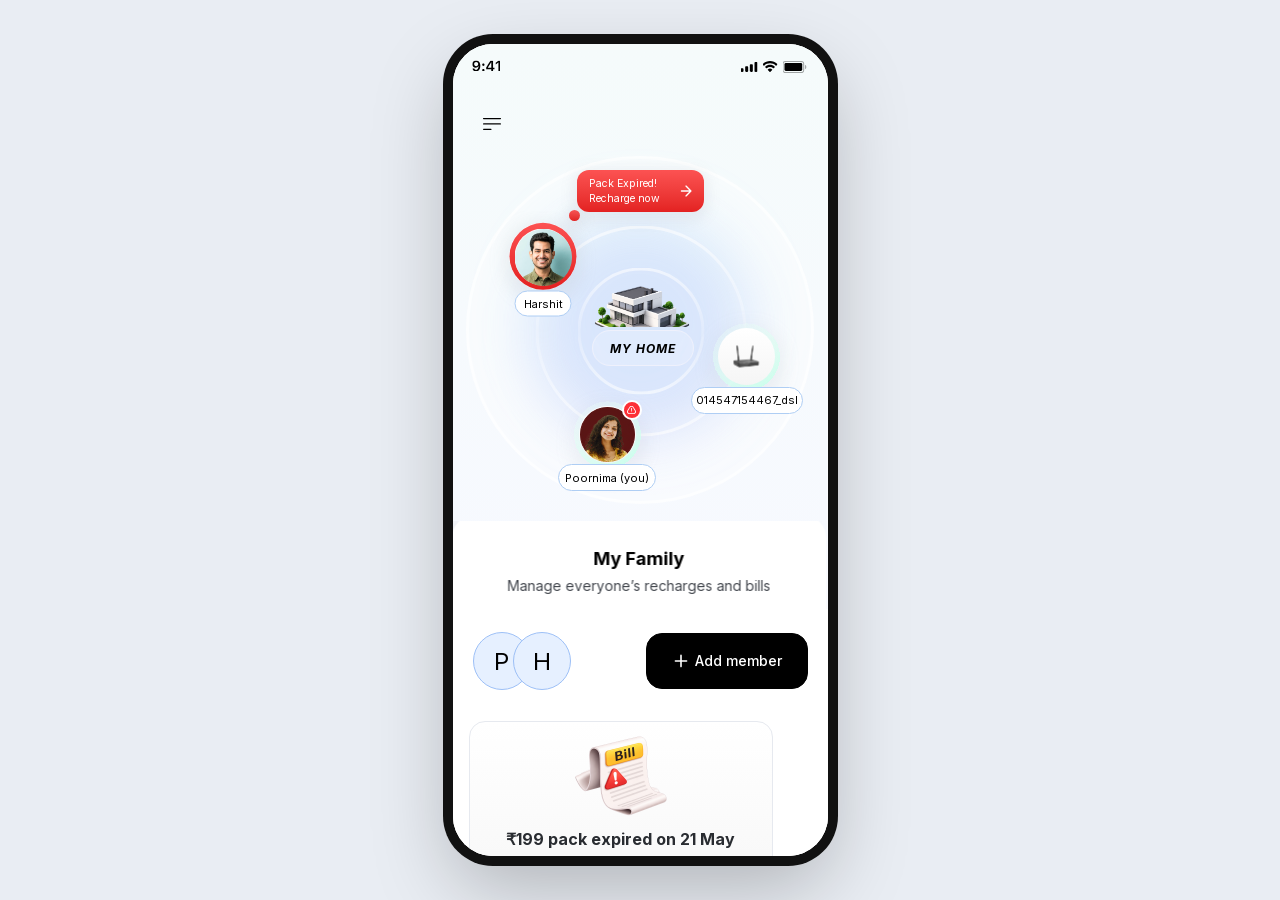
<file: index.html>
<!doctype html>
<html lang="en">
<head>
<meta charset="utf-8">
<meta name="viewport" content="width=device-width, initial-scale=1, viewport-fit=cover">
<title>My Family</title>
<link rel="stylesheet" href="fonts.css">
<link rel="stylesheet" href="screen.css">
<link rel="stylesheet" href="styles.css">
<link rel="stylesheet" href="flow.css?v=5">
</head>
<body>
<div class="stage" id="stage">
  <div class="device" id="device">
    <!-- generated from Figma by figma/build.py -->
    <section class="screen active" id="family" aria-label="Manage Family">
      <div class="scroll">
        <div class="fh" style="height:2259px">
              <div class="bg-white relative w-[375px] h-[812px]">
                <div class="-translate-x-1/2 absolute bg-gradient-to-t from-[#f7f9ff] h-[565px] left-[calc(50%-0.25px)] overflow-clip to-[#f5fbfb] top-[0.08px] w-[375px]">
                  <div class="-translate-x-1/2 absolute h-[72px] left-1/2 top-[44px] w-[375px]">
                    <div class="absolute inset-[0_0.05%_0_-0.05%]">
                      <div class="absolute content-stretch flex flex-col items-start left-0 top-0">
                        <div class="content-stretch flex gap-[16px] items-center justify-center px-[20px] py-[16px] relative shrink-0 w-[375px]">
                          <div class="relative shrink-0 size-[40px]">
                            <img alt="" class="absolute block inset-0 max-w-none size-full" src="assets/imgIcon.svg">
                            <div class="absolute inset-1/4 overflow-clip">
                              <div class="absolute inset-[8.33%]">
                                <div class="-translate-x-1/2 -translate-y-1/2 absolute h-[10.222px] left-1/2 top-1/2 w-[16px]">
                                  <div class="absolute inset-[-5.87%_-3.75%]">
                                    <img alt="" class="block max-w-none size-full" src="assets/imgVector.svg">
                                  </div>
                                </div>
                              </div>
                            </div>
                          </div>
                          <div class="content-stretch flex flex-col h-[40px] items-start relative shrink-0 w-[223px]"></div>
                          <div class="content-stretch flex items-center relative shrink-0 size-[40px]"></div>
                        </div>
                      </div>
                    </div>
                  </div>
                  <div class="absolute h-[44px] left-0 top-0 w-[375px]">
                    <div class="absolute h-[44px] left-0 top-0 w-[375px]"></div>
                    <div class="absolute inset-[39.39%_5.42%_34.85%_88.09%]">
                      <img alt="" class="absolute block inset-0 max-w-none size-full" src="assets/imgBattery.svg">
                    </div>
                    <div class="absolute inset-[39.39%_13.24%_35.61%_82.67%]">
                      <img alt="" class="absolute block inset-0 max-w-none size-full" src="assets/imgWifi.svg">
                    </div>
                    <div class="absolute inset-[40.15%_18.67%_35.61%_76.8%]">
                      <img alt="" class="absolute block inset-0 max-w-none size-full" src="assets/imgCellularConnection.svg">
                    </div>
                    <div class="absolute inset-[27.27%_81.33%_27.27%_5.33%]">
                      <div class="-translate-x-1/2 -translate-y-1/2 absolute h-[11.089px] left-[calc(50%-10.79px)] top-[calc(50%-0.46px)] w-[28.426px]">
                        <img alt="" class="absolute block inset-0 max-w-none size-full" src="assets/img941.svg">
                      </div>
                    </div>
                  </div>
                </div>
                <div class="-translate-x-1/2 absolute h-[207px] left-[calc(50%-1.25px)] top-[189.08px] w-[203px]">
                  <img alt="" class="absolute block inset-0 max-w-none size-full glow" src="assets/imgEllipse19119.svg">
                </div>
                <div class="-translate-x-1/2 absolute left-[calc(50%-1.25px)] size-[224px] top-[164.08px]">
                  <img alt="" class="absolute block inset-0 max-w-none size-full glow" src="assets/imgEllipse19118.svg">
                </div>
                <div class="-translate-x-1/2 absolute contents left-1/2 top-[112.08px]">
                  <div class="-translate-x-1/2 absolute bg-[rgba(255,255,255,0.3)] border-3 border-[rgba(255,255,255,0.6)] border-solid left-1/2 overflow-clip rounded-[360.92px] size-[348px] top-[112.08px]">
                    <div class="-translate-x-1/2 -translate-y-1/2 absolute left-[calc(50%+0.5px)] size-[211px] top-[calc(50%+0.5px)]">
                      <img alt="" class="absolute block inset-0 max-w-none size-full" src="assets/imgEllipse19122.svg">
                    </div>
                    <div class="-translate-x-1/2 -translate-y-1/2 absolute left-[calc(50%+0.5px)] size-[127px] top-[calc(50%+0.5px)]">
                      <img alt="" class="absolute block inset-0 max-w-none size-full" src="assets/imgEllipse19123.svg">
                    </div>
                    <div class="absolute contents left-[120px] top-[168px]">
                      <div class="absolute bg-[rgba(255,255,255,0.2)] border border-[#eff1fc] border-solid h-[36px] left-[123px] rounded-[360.92px] top-[171px] w-[102px]"></div>
                      <div class="absolute contents left-[141px] top-[182px]">
                        <p class="-translate-x-1/2 [word-break:break-word] absolute font-[Inter] font-bold italic font-bold italic leading-[normal] left-[174px] text-[12px] text-black text-center top-[182px] tracking-[1px] whitespace-nowrap">
                          MY HOME
                        </p>
                      </div>
                    </div>
                    <div class="absolute h-[50px] left-[123.75px] top-[118px] w-[98px]">
                      <div class="absolute inset-0 overflow-hidden pointer-events-none">
                        <img alt="" class="absolute h-[160%] left-[-0.02%] max-w-none top-0 w-[100.56%]" src="assets/imgChatGptImageMay112026021814Pm1.png">
                      </div>
                    </div>
                  </div>
                  <div class="-translate-x-1/2 -translate-y-1/2 absolute contents left-[calc(50%-32.75px)] top-[calc(50%-4.42px)]">
                    <div class="absolute contents left-[121.25px] top-[357.08px]">
                      <div class="absolute contents left-[121.25px] top-[357.08px]">
                        <div class="absolute left-[121.25px] size-[67px] top-[357.08px]">
                          <div class="absolute inset-[-24.4%_-31.37%_-38.34%_-31.37%]">
                            <img alt="" class="block max-w-none size-full" src="assets/imgEllipse19121.svg">
                          </div>
                        </div>
                        <div class="absolute contents left-[126.25px] top-[362.08px]">
                          <div class="absolute contents left-[126.25px] top-[362.08px]">
                            <div class="absolute left-[126.25px] size-[57px] top-[362.08px]">
                              <img alt="" class="absolute block inset-0 max-w-none size-full" src="assets/imgEllipse19107.svg">
                            </div>
                            <div class="absolute contents left-[127.46px] top-[363.29px]">
                              <div class="absolute h-[57.732px] left-[117.32px] mask-alpha mask-intersect mask-no-clip mask-no-repeat mask-position-[10.136px_1.576px] mask-size-[54.579px_54.579px] top-[361.71px] w-[70.016px]" style="-webkit-mask-image:url(assets/imgScreenshot20260603At110626Am1.svg);mask-image:url(assets/imgScreenshot20260603At110626Am1.svg)">
                                <img alt="" class="absolute inset-0 max-w-none object-cover pointer-events-none size-full" src="assets/imgScreenshot20260603At110626Am2.png">
                              </div>
                            </div>
                          </div>
                        </div>
                      </div>
                    </div>
                    <div class="absolute bg-white border border-[#afcef4] border-solid h-[27px] left-[105.55px] rounded-[16px] top-[420.08px] w-[98.407px]"></div>
                    <div class="-translate-x-1/2 -translate-y-1/2 [word-break:break-word] absolute flex flex-col font-[Inter] font-normal font-normal justify-center leading-[0] left-[154.75px] not-italic text-[11px] text-black text-center top-[434.08px] whitespace-nowrap" style="font-feature-settings:'liga' 0">
                      <p class="leading-[16px]">Poornima (you)</p>
                    </div>
                    <div class="-translate-x-1/2 -translate-y-1/2 absolute content-stretch flex items-center left-[calc(50%-8.25px)] top-[calc(50%-39.92px)]">
                      <div class="bg-[#fd2f36] border-[length:2px] border-[white] border-solid overflow-clip relative rounded-[100px] shrink-0 size-[20px]">
                        <div class="-translate-x-1/2 -translate-y-1/2 absolute content-stretch flex items-center justify-center left-1/2 rounded-[100px] top-1/2">
                          <div class="relative shrink-0 size-[12px]">
                            <div class="absolute inset-[12.5%]">
                              <div class="absolute inset-[4.45%_-0.01%]">
                                <img alt="" class="absolute block inset-0 max-w-none size-full" src="assets/imgIcn.svg">
                              </div>
                            </div>
                          </div>
                        </div>
                      </div>
                    </div>
                  </div>
                  <div class="-translate-x-1/2 -translate-y-1/2 absolute contents left-[calc(50%+106.75px)] top-[calc(50%-81.42px)]">
                    <div class="absolute contents left-[260.25px] top-[279.08px]">
                      <div class="absolute contents left-[260.25px] top-[279.08px]">
                        <div class="absolute left-[260.25px] size-[67px] top-[279.08px]">
                          <div class="absolute inset-[-24.4%_-31.37%_-38.34%_-31.37%]">
                            <img alt="" class="block max-w-none size-full" src="assets/imgEllipse19121.svg">
                          </div>
                        </div>
                        <div class="-translate-x-1/2 -translate-y-1/2 absolute contents left-[calc(50%+106.25px)] top-[calc(50%-93.42px)]">
                          <div class="absolute left-[265.25px] size-[57px] top-[284.08px]">
                            <img alt="" class="absolute block inset-0 max-w-none size-full" src="assets/imgGroup1597881185.svg">
                          </div>
                          <div class="-translate-x-1/2 -translate-y-1/2 absolute left-[calc(50%+106.25px)] mix-blend-luminosity size-[33px] top-[calc(50%-93.42px)]">
                            <img alt="" class="absolute inset-0 max-w-none object-cover opacity-80 pointer-events-none size-full" src="assets/imgImage1914.png">
                          </div>
                        </div>
                      </div>
                    </div>
                    <div class="absolute bg-white border border-[#afcef4] border-solid h-[27px] left-[238.25px] rounded-[16px] top-[343.08px] w-[112px]"></div>
                    <div class="-translate-x-1/2 -translate-y-1/2 [word-break:break-word] absolute flex flex-col font-[Inter] font-normal font-normal justify-center leading-[0] left-[294.75px] not-italic text-[11px] text-black text-center top-[356.08px] whitespace-nowrap" style="font-feature-settings:'liga' 0">
                      <p class="leading-[16px]">014547154467_dsl</p>
                    </div>
                  </div>
                  <div class="absolute contents left-[30.25px] top-[126.08px]">
                    <a class="absolute contents cursor-pointer left-[116.25px] top-[126.08px]">
                      <div class="absolute bg-gradient-to-b from-[#fc5252] left-[116.25px] rounded-[16px] shadow-[0px_4px_13px_5px_rgba(133,140,143,0.1)] size-[11px] to-[#e32121] top-[166.08px]"></div>
                      <div class="absolute contents left-[124.25px] top-[126.08px]">
                        <div class="absolute contents left-[124.25px] top-[126.08px]">
                          <div class="absolute bg-gradient-to-b from-[#fc5252] h-[42px] left-[124.25px] rounded-[12px] shadow-[0px_4px_13px_5px_rgba(133,140,143,0.1)] to-[#e32121] top-[126.08px] w-[127.25px]"></div>
                          <div class="absolute left-[225.25px] overflow-clip size-[17px] top-[138.58px]">
                            <div class="absolute inset-[8.33%]">
                              <img alt="" class="absolute block inset-0 max-w-none size-full" src="assets/imgLiveContainer.svg">
                            </div>
                          </div>
                          <div class="-translate-y-1/2 [word-break:break-word] absolute flex flex-col font-[Inter] font-normal font-normal h-[26px] justify-center leading-[0] left-[136.25px] not-italic text-[10.5px] text-white top-[147.08px] w-[89px]">
                            <p class="leading-[15px]">Pack Expired! Recharge now</p>
                          </div>
                        </div>
                      </div>
                    </a>
                    <div class="absolute left-[30.25px] overflow-clip size-[120px] top-[167.08px]">
                      <div class="-translate-x-1/2 -translate-y-1/2 absolute content-stretch flex flex-col items-center justify-center left-[calc(50%+0.5px)] top-[calc(50%-1.5px)] w-[95px]">
                        <div class="grid-cols-[max-content] grid-rows-[max-content] inline-grid leading-[0] place-items-start relative shrink-0">
                          <div class="col-1 grid-cols-[max-content] grid-rows-[max-content] inline-grid ml-0 mt-0 place-items-start relative row-1">
                            <div class="col-1 ml-0 mt-0 relative row-1 size-[67px]">
                              <div class="absolute inset-[-24.4%_-31.37%_-38.34%_-31.37%]">
                                <img alt="" class="block max-w-none size-full" src="assets/imgEllipse19124.svg">
                              </div>
                            </div>
                            <div class="col-1 grid-cols-[max-content] grid-rows-[max-content] inline-grid ml-[5px] mt-[5px] place-items-start relative row-1">
                              <div class="col-1 ml-0 mt-0 relative row-1 size-[57px]">
                                <img alt="" class="absolute block inset-0 max-w-none size-full" src="assets/imgGroup1597881185.svg">
                              </div>
                            </div>
                          </div>
                        </div>
                        <div class="bg-white border border-[#afcef4] border-solid content-stretch flex items-center justify-center px-[8px] py-[4px] relative rounded-[16px] shrink-0">
                          <div class="[word-break:break-word] flex flex-col font-[Inter] font-normal font-normal justify-center leading-[0] not-italic relative shrink-0 text-[11px] text-black text-center whitespace-nowrap" style="font-feature-settings:'liga' 0">
                            <p class="leading-[16px]">Harshit</p>
                          </div>
                        </div>
                      </div>
                    </div>
                    <div class="absolute contents left-[62.25px] top-[185.08px]">
                      <div class="absolute h-[61.405px] left-[53.69px] mask-alpha mask-intersect mask-no-clip mask-no-repeat mask-position-[8.556px_0.847px] mask-size-[57px_57px] top-[184.23px] w-[68.613px]" style="-webkit-mask-image:url(assets/imgScreenshot20260603At110441Am1.svg);mask-image:url(assets/imgScreenshot20260603At110441Am1.svg)">
                        <img alt="" class="absolute inset-0 max-w-none object-cover pointer-events-none size-full" src="assets/imgScreenshot20260603At110441Am2.png">
                      </div>
                    </div>
                  </div>
                </div>
                <div class="-translate-x-1/2 absolute backdrop-blur-[8px] h-[114px] left-[calc(50%-1.25px)] overflow-clip top-[477.08px] w-[375px]">
                  <div class="absolute bottom-0 content-stretch flex flex-col gap-[24px] items-center justify-end left-0 w-[375px]">
                    <div class="bg-[white] content-stretch flex flex-col gap-[20px] items-center justify-center pt-[24px] px-[20px] relative rounded-tl-[24px] rounded-tr-[24px] shrink-0 w-[375px]">
                      <div class="content-stretch flex flex-col items-center justify-center relative shrink-0 w-[335px]">
                        <div class="content-stretch flex flex-col items-center justify-center relative shrink-0 w-[335px]">
                          <div class="sheet-text content-stretch flex flex-col gap-[4px] h-[76px] items-center relative shrink-0 w-full">
                            <div class="content-stretch flex gap-[4px] items-center justify-center px-[28px] relative shrink-0 w-full">
                              <div class="content-stretch flex flex-[1_0_0] items-center justify-center min-w-px relative">
                                <div class="[word-break:break-word] flex flex-[1_0_0] flex-col font-[Inter] font-bold justify-center leading-[0] min-w-px overflow-hidden relative text-[color:black] text-[length:18px] text-center text-ellipsis tracking-[0px]" style="font-feature-settings:'liga' 0">
                                  <p class="leading-[26px] text-[18px]">My Family</p>
                                </div>
                              </div>
                            </div>
                            <p class="[word-break:break-word] flex-[1_0_0] font-[Inter] font-normal leading-[20px] min-h-px overflow-hidden relative text-[#44484f] text-[14px] text-center text-ellipsis tracking-[0px] w-[335px] whitespace-nowrap" style="font-feature-settings:'liga' 0">
                              Manage everyone’s recharges and bills
                            </p>
                          </div>
                        </div>
                      </div>
                      <div class="[word-break:break-word] flex flex-col font-[Inter] font-normal justify-center leading-[0] min-w-full relative shrink-0 text-[color:#696b6f] text-[length:14px] text-center tracking-[0px] w-[min-content]" style="font-feature-settings:'liga' 0">
                        <p class="leading-[20px]"> </p>
                      </div>
                    </div>
                  </div>
                </div>
                <div class="absolute content-stretch flex flex-col gap-[16px] items-start left-[16px] top-[935.08px] w-[343.5px]">
                  <div class="content-stretch flex gap-[8px] items-start relative shrink-0 w-full">
                    <div class="content-stretch flex flex-[1_0_0] gap-[4px] items-start min-w-px relative self-stretch">
                      <div class="content-stretch flex flex-[1_0_0] flex-col gap-[4px] items-start justify-center min-w-px relative">
                        <div class="content-stretch flex gap-[4px] items-center relative shrink-0">
                          <div class="content-stretch flex items-center justify-center relative shrink-0">
                            <p class="[word-break:break-word] font-[Inter] font-bold leading-[14px] relative shrink-0 text-[color:#696b6f] text-[length:12px] tracking-[1.92px] uppercase whitespace-nowrap">
                              FAMILY MEMBERS
                            </p>
                          </div>
                        </div>
                      </div>
                    </div>
                    <div class="content-stretch flex items-start relative shrink-0 size-[16px]">
                      <div class="flex-[1_0_0] h-full min-w-px overflow-clip relative">
                        <div class="absolute inset-[8.33%]">
                          <img alt="" class="absolute block inset-0 max-w-none size-full" src="assets/imgLiveContainer1.svg">
                        </div>
                      </div>
                    </div>
                  </div>
                  <div class="bg-gradient-to-b border-[length:1px] border-[#e6e9ef] border-solid content-stretch flex flex-col from-[white] items-start overflow-clip relative rounded-[16px] shrink-0 to-[#f5f5f5] w-full">
                    <div class="content-stretch flex flex-col gap-[16px] items-start p-[16px] relative shrink-0 w-full">
                      <div class="content-stretch flex flex-col gap-[16px] items-start relative shrink-0 w-full">
                        <div class="content-stretch flex flex-col gap-[16px] items-start relative shrink-0 w-full">
                          <div class="bg-[rgba(255,255,255,0)] content-stretch flex items-start relative shrink-0 w-full">
                            <div class="content-stretch flex flex-[1_0_0] gap-[12px] items-center justify-center min-w-px py-[8px] relative">
                              <div class="content-stretch flex flex-[1_0_0] gap-[8px] items-start min-w-px relative">
                                <div class="content-stretch flex items-center justify-center relative shrink-0">
                                  <div class="relative rounded-[100px] shrink-0 size-[40px]">
                                    <div class="absolute content-stretch flex items-center justify-center right-0 rounded-[100px] size-[40px] top-0">
                                      <div class="relative shrink-0 size-[40px]">
                                        <img alt="" class="absolute block inset-0 max-w-none size-full" height="40" src="assets/imgLogo.png" width="40">
                                        <div class="absolute inset-[2.5%]">
                                          <img alt="" class="absolute block inset-0 max-w-none size-full" src="assets/imgImagePlaceholder.svg">
                                        </div>
                                      </div>
                                    </div>
                                  </div>
                                </div>
                                <div class="content-stretch flex flex-col gap-[8px] items-start relative shrink-0">
                                  <div class="content-stretch flex flex-col gap-[4px] items-start relative shrink-0 w-full">
                                    <div class="content-stretch flex gap-[4px] items-center relative shrink-0 w-full">
                                      <div class="[word-break:break-word] flex flex-col font-[Inter] font-bold justify-center leading-[0] relative shrink-0 text-[color:#292c31] text-[length:14px] tracking-[0px] whitespace-nowrap" style="font-feature-settings:'liga' 0">
                                        <p class="leading-[16px]">Poornima (You)</p>
                                      </div>
                                    </div>
                                    <div class="content-stretch flex gap-[4px] items-center relative shrink-0 w-[201px]">
                                      <div class="[word-break:break-word] flex flex-[1_0_0] flex-col font-[Inter] font-normal justify-center leading-[0] min-w-px relative text-[color:#696b6f] text-[length:14px] tracking-[0px]" style="font-feature-settings:'liga' 0">
                                        <p class="leading-[20px]">₹ 349 • 5G unlimited data • 1 additional pack</p>
                                      </div>
                                    </div>
                                  </div>
                                </div>
                              </div>
                              <div class="content-stretch flex items-start relative shrink-0">
                                <div class="relative shrink-0 size-[20px]">
                                  <div class="absolute inset-[8.33%]">
                                    <img alt="" class="absolute block inset-0 max-w-none size-full" src="assets/imgLiveContainer2.svg">
                                  </div>
                                </div>
                              </div>
                            </div>
                          </div>
                          <div class="h-0 relative shrink-0 w-full">
                <div class="absolute inset-[-1px_0_0_0]">
                  <img alt="" class="block max-w-none size-full" src="assets/imgTypeCardDividerModeSingleLine.svg">
                </div>
              </div>
                          <div class="bg-[rgba(255,255,255,0)] content-stretch flex items-start relative shrink-0 w-full">
                            <div class="content-stretch flex flex-[1_0_0] gap-[12px] items-start min-w-px py-[8px] relative">
                              <div class="content-stretch flex flex-[1_0_0] gap-[8px] items-start min-w-px relative">
                                <div class="relative rounded-[100px] shrink-0 size-[40px]">
                                  <div class="absolute content-stretch flex items-center justify-center right-0 rounded-[100px] size-[40px] top-0">
                                    <div class="relative shrink-0 size-[40px]">
                                      <img alt="" class="absolute block inset-0 max-w-none size-full" height="40" src="assets/imgLogo.png" width="40">
                                      <div class="absolute inset-[2.5%]">
                                        <img alt="" class="absolute block inset-0 max-w-none size-full" src="assets/imgImagePlaceholder.svg">
                                      </div>
                                    </div>
                                  </div>
                                </div>
                                <div class="content-stretch flex flex-col gap-[8px] items-start relative shrink-0">
                                  <div class="content-stretch flex flex-col gap-[4px] items-start relative shrink-0 w-full">
                                    <div class="content-stretch flex gap-[4px] items-center relative shrink-0 w-full">
                                      <div class="[word-break:break-word] flex flex-col font-[Inter] font-bold justify-center leading-[0] relative shrink-0 text-[color:#292c31] text-[length:14px] tracking-[0px] whitespace-nowrap" style="font-feature-settings:'liga' 0">
                                        <p class="leading-[20px]">Harshit</p>
                                      </div>
                                    </div>
                                    <div class="content-stretch flex gap-[4px] items-center relative shrink-0 w-[201px]">
                                      <div class="[word-break:break-word] flex flex-[1_0_0] flex-col font-[Inter] font-normal justify-center leading-[0] min-w-px relative text-[color:#696b6f] text-[length:14px] tracking-[0px]" style="font-feature-settings:'liga' 0">
                                        <p class="leading-[20px]">₹ 199 smart pack</p>
                                      </div>
                                    </div>
                                  </div>
                                </div>
                              </div>
                              <div class="content-stretch flex gap-[8px] items-center justify-end relative shrink-0">
                                <div class="content-stretch flex flex-col items-end justify-center relative shrink-0">
                                  <div class="content-stretch flex flex-col items-start justify-center relative shrink-0">
                                    <div class="bg-[#ffd5d7] border-[length:1px] border-[#feacaf] border-solid content-stretch flex h-[16px] items-center overflow-clip px-[8px] relative rounded-[4px] shrink-0 w-full">
                                      <div class="content-stretch flex gap-[4px] items-center relative shrink-0">
                                        <div class="[word-break:break-word] flex flex-col font-[Inter] font-bold justify-center leading-[0] relative shrink-0 text-[color:#981c20] text-[length:11px] text-center tracking-[0px] whitespace-nowrap" style="font-feature-settings:'liga' 0">
                                          <p class="leading-[12px]">Action Due</p>
                                        </div>
                                      </div>
                                    </div>
                                  </div>
                                </div>
                                <div class="relative shrink-0 size-[20px]">
                                  <div class="absolute inset-[8.33%]">
                                    <img alt="" class="absolute block inset-0 max-w-none size-full" src="assets/imgLiveContainer3.svg">
                                  </div>
                                </div>
                              </div>
                            </div>
                          </div>
                          <div class="h-0 relative shrink-0 w-full">
                <div class="absolute inset-[-1px_0_0_0]">
                  <img alt="" class="block max-w-none size-full" src="assets/imgTypeCardDividerModeSingleLine.svg">
                </div>
              </div>
                          <div class="bg-[rgba(255,255,255,0)] content-stretch flex items-start relative shrink-0 w-full">
                            <div class="content-stretch flex flex-[1_0_0] gap-[12px] items-start min-w-px py-[8px] relative">
                              <div class="content-stretch flex flex-[1_0_0] gap-[8px] items-start min-w-px relative">
                                <div class="content-stretch flex items-center justify-center relative shrink-0">
                                  <div class="relative rounded-[100px] shrink-0 size-[40px]">
                                    <div class="absolute content-stretch flex items-center justify-center right-0 rounded-[100px] size-[40px] top-0">
                                      <div class="relative shrink-0 size-[40px]">
                                        <img alt="" class="absolute block inset-0 max-w-none size-full" height="40" src="assets/imgLogo1.png" width="40">
                                        <div class="absolute inset-[2.5%]">
                                          <img alt="" class="absolute block inset-0 max-w-none size-full" height="38" src="assets/imgImagePlaceholder1.png" width="38">
                                        </div>
                                      </div>
                                    </div>
                                  </div>
                                </div>
                                <div class="content-stretch flex flex-col gap-[8px] items-start relative shrink-0">
                                  <div class="content-stretch flex flex-col gap-[4px] items-start relative shrink-0 w-full">
                                    <div class="content-stretch flex gap-[4px] items-center relative shrink-0 w-full">
                                      <div class="[word-break:break-word] flex flex-col font-[Inter] font-bold justify-center leading-[0] relative shrink-0 text-[color:#292c31] text-[length:14px] tracking-[0px] whitespace-nowrap" style="font-feature-settings:'liga' 0">
                                        <p class="leading-[20px]">014547154467_dsl</p>
                                      </div>
                                    </div>
                                    <div class="content-stretch flex gap-[4px] items-center relative shrink-0 w-[201px]">
                                      <div class="[word-break:break-word] flex flex-[1_0_0] flex-col font-[Inter] font-normal justify-center leading-[0] min-w-px relative text-[color:#696b6f] text-[length:14px] tracking-[0px]" style="font-feature-settings:'liga' 0">
                                        <p class="leading-[20px]">₹ 3999 plan • VIP • 1 Gbps</p>
                                      </div>
                                    </div>
                                  </div>
                                </div>
                              </div>
                              <div class="content-stretch flex items-start relative shrink-0">
                                <div class="relative shrink-0 size-[20px]">
                                  <div class="absolute inset-[8.33%]">
                                    <img alt="" class="absolute block inset-0 max-w-none size-full" src="assets/imgLiveContainer2.svg">
                                  </div>
                                </div>
                              </div>
                            </div>
                          </div>
                        </div>
                      </div>
                    </div>
                  </div>
                </div>
                <div class="absolute content-stretch flex flex-col gap-[16px] items-start left-[16px] top-[1829.08px] w-[343px]">
                  <div class="content-stretch flex gap-[8px] items-start relative shrink-0 w-full">
                    <div class="content-stretch flex flex-[1_0_0] gap-[4px] items-start min-w-px relative self-stretch">
                      <div class="content-stretch flex flex-[1_0_0] flex-col gap-[4px] items-start justify-center min-w-px relative">
                        <div class="content-stretch flex gap-[4px] items-center relative shrink-0">
                          <div class="content-stretch flex items-center justify-center relative shrink-0">
                            <p class="[word-break:break-word] font-[Inter] font-bold leading-[14px] relative shrink-0 text-[color:#696b6f] text-[length:12px] tracking-[1.92px] uppercase whitespace-nowrap">
                              Need more help
                            </p>
                          </div>
                        </div>
                      </div>
                    </div>
                  </div>
                  <div class="bg-gradient-to-b border-[length:1px] border-[#e6e9ef] border-solid content-stretch flex from-[white] gap-[8px] items-center justify-center overflow-clip px-[12px] py-[8px] relative rounded-[16px] shrink-0 to-[#f5f5f5] w-full">
                    <div class="content-stretch flex items-center justify-center relative shrink-0">
                      <div class="relative shrink-0 size-[56px]">
                        <div class="absolute inset-[4.17%] overflow-clip">
                          <img alt="" class="absolute inset-0 max-w-none object-cover pointer-events-none size-full" src="assets/imgLiveContainer4.png">
                          <div class="absolute inset-[5.18%_0]">
                            <div class="absolute inset-0 overflow-hidden pointer-events-none">
                              <img alt="" class="absolute h-[129.74%] left-[-6.61%] max-w-none top-[-11.69%] w-[116.3%]" src="assets/imgLiveContainer4.png">
                            </div>
                          </div>
                        </div>
                      </div>
                    </div>
                    <div class="content-stretch flex flex-[1_0_0] gap-[8px] items-center justify-center min-w-px relative">
                      <div class="flex flex-row items-center self-stretch">
                        <div class="[word-break:break-word] content-stretch flex flex-col h-full items-start leading-[0] relative shrink-0 w-[219px]">
                          <div class="flex flex-col font-[Inter] font-bold justify-center relative shrink-0 text-[color:#292c31] text-[length:14px] tracking-[0px] whitespace-nowrap" style="font-feature-settings:'liga' 0">
                            <p class="leading-[20px]">Having an issue?</p>
                          </div>
                          <div class="flex flex-col font-[Inter] font-normal justify-center min-w-full relative shrink-0 text-[color:#696b6f] text-[length:12px] tracking-[0px] w-[min-content]" style="font-feature-settings:'liga' 0">
                            <p class="leading-[18px]">Raise a request and we’ll help fix it</p>
                          </div>
                        </div>
                      </div>
                      <div class="relative shrink-0 size-[24px]">
                        <div class="absolute inset-[8.33%]">
                          <img alt="" class="absolute block inset-0 max-w-none size-full" src="assets/imgLiveContainer5.svg">
                        </div>
                      </div>
                    </div>
                  </div>
                </div>
                <div class="absolute contents left-[20px] top-[588.08px]">
                  <div class="absolute contents left-[20px] top-[588.08px]">
                    <div class="absolute left-[20px] size-[58px] top-[588.08px]">
                      <div class="absolute bg-[#e6f0ff] border-[1.813px] border-[#9cbff6] border-solid content-stretch flex items-center justify-center left-0 rounded-[241.667px] size-[58px] top-0">
                        <div class="[word-break:break-word] flex flex-col font-[Inter] font-normal justify-center leading-[0] relative shrink-0 text-[color:black] text-[length:24.17px] text-center tracking-[0px] whitespace-nowrap" style="font-feature-settings:'liga' 0">
                          <p class="leading-[29px]">P</p>
                        </div>
                      </div>
                    </div>
                    <div class="absolute left-[60px] size-[58px] top-[588.08px]">
                      <div class="absolute bg-[#e6f0ff] border-[1.813px] border-[#9cbff6] border-solid content-stretch flex items-center justify-center left-0 rounded-[241.667px] size-[58px] top-0">
                        <div class="[word-break:break-word] flex flex-col font-[Inter] font-normal justify-center leading-[0] relative shrink-0 text-[color:black] text-[length:24.17px] text-center tracking-[0px] whitespace-nowrap" style="font-feature-settings:'liga' 0">
                          <p class="leading-[29px]">H</p>
                        </div>
                      </div>
                    </div>
                  </div>
                  <div class="absolute bg-[black] border-[length:1px] border-[black] border-solid content-stretch flex gap-[4px] h-[56px] items-center justify-center px-[12px] right-[20px] rounded-[16px] top-[589.08px]">
                    <div class="content-stretch flex gap-[4px] items-center justify-center relative shrink-0 w-[136px]">
                      <div class="overflow-clip relative shrink-0 size-[20px]">
                        <div class="absolute inset-[8.33%]">
                          <img alt="" class="absolute block inset-0 max-w-none size-full" src="assets/imgLiveContainer6.svg">
                        </div>
                      </div>
                      <div class="[word-break:break-word] flex flex-col font-[Inter] font-medium justify-center leading-[0] relative shrink-0 text-[color:white] text-[length:14px] text-center tracking-[0px] whitespace-nowrap" style="font-feature-settings:'liga' 0">
                        <p class="leading-[16px]">Add member</p>
                      </div>
                    </div>
                  </div>
                </div>
                <div class="-translate-x-1/2 absolute bg-gradient-to-b border border-[#e6e9ef] border-solid content-stretch flex flex-col from-[white] items-start left-1/2 overflow-clip rounded-[16px] to-[#f5f5f5] top-[1963.08px] w-[343px]">
                  <div class="content-stretch flex flex-col gap-[20px] items-center p-[16px] relative shrink-0 w-full">
                    <div class="relative shrink-0 size-[90px]">
                      <img alt="" class="absolute inset-0 max-w-none object-cover pointer-events-none size-full" src="assets/imgChatGptImageMay112026031755Pm1.png">
                    </div>
                    <div class="content-stretch flex flex-col gap-[8px] items-center relative shrink-0 w-full">
                      <div class="content-stretch flex flex-col gap-[16px] items-center relative shrink-0">
                        <div class="content-stretch flex flex-col gap-[4px] items-start relative shrink-0">
                          <p class="[word-break:break-word] font-[Inter] font-bold leading-[18px] relative shrink-0 text-[color:#292c31] text-[length:16px] text-center tracking-[0px] w-[303px]" style="font-feature-settings:'liga' 0">
                            Setup your family
                          </p>
                          <div class="content-stretch flex flex-col gap-[4px] items-center relative shrink-0 w-full">
                            <p class="[word-break:break-word] font-[Inter] font-normal leading-[20px] relative shrink-0 text-[color:#696b6f] text-[length:14px] text-center tracking-[0px] w-full" style="font-feature-settings:'liga' 0">
                              Manage all connections, bills and get support for them at one place
                            </p>
                          </div>
                        </div>
                      </div>
                    </div>
                    <div class="content-stretch flex items-start relative shrink-0 w-[303px]">
                      <div class="bg-gradient-to-t border-[length:1px] border-[#292c31] border-solid content-stretch flex from-[black] gap-[12px] h-[40px] items-center justify-center px-[4px] relative rounded-[12px] shrink-0 to-[#2d2b2b] w-[303px]">
                        <div class="content-stretch flex gap-[4px] items-center relative shrink-0">
                          <div class="[word-break:break-word] flex flex-col font-[Inter] font-medium justify-center leading-[0] relative shrink-0 text-[color:white] text-[length:14px] text-center whitespace-nowrap" style="font-feature-settings:'liga' 0">
                            <p class="leading-[16px]">Add family member</p>
                          </div>
                        </div>
                      </div>
                    </div>
                  </div>
                </div>
                <div class="absolute content-stretch flex flex-col gap-[16px] items-start left-0 top-[1291.08px] w-[375px] px-[16px] offers">
                  <div class="content-stretch flex flex-col items-start relative shrink-0">
                    <div class="content-stretch flex flex-col gap-[16px] items-start justify-center relative shrink-0">
                      <div class="content-stretch flex gap-[8px] items-start relative shrink-0 w-[343px]">
                        <div class="content-stretch flex flex-[1_0_0] gap-[4px] items-center min-w-px relative self-stretch">
                          <div class="content-stretch flex flex-[1_0_0] flex-col gap-[4px] items-start justify-center min-w-px relative">
                            <div class="content-stretch flex gap-[4px] items-center relative shrink-0">
                              <div class="content-stretch flex items-center justify-center relative shrink-0">
                                <p class="[word-break:break-word] font-[Inter] font-bold leading-[14px] relative shrink-0 text-[color:#696b6f] text-[length:12px] tracking-[1.92px] uppercase whitespace-nowrap">
                                  Offers for you
                                </p>
                              </div>
                            </div>
                          </div>
                        </div>
                      </div>
                    </div>
                  </div>
                  <div class="content-stretch flex gap-[18px] items-center leading-[0] relative shrink-0 w-full">
                    <div class="grid-cols-[max-content] grid-rows-[max-content] inline-grid place-items-start relative shrink-0">
                      <div class="col-1 h-[182px] ml-0 mt-0 overflow-clip relative rounded-[16px] row-1 w-[304px]" style="background-image:linear-gradient(135.89441424111476deg, rgb(255, 255, 255) 10.763%, rgb(230, 240, 255) 14.693%, rgb(255, 255, 255) 95.529%)">
                        <div class="absolute left-[-48.34px] size-[148.504px] top-[-137.04px]">
                          <div class="absolute inset-[-90.23%]">
                            <img alt="" class="block max-w-none size-full" src="assets/imgEllipse19128.svg">
                          </div>
                        </div>
                        <p class="[word-break:break-word] absolute bg-clip-text font-[Inter] font-black italic font-black italic leading-[19.376px] left-[12.26px] text-[28px] text-[transparent] top-[22.32px] whitespace-nowrap" style="background-image:linear-gradient(112.14812244992294deg, rgb(5, 41, 98) 35.65%, rgb(7, 56, 232) 101.16%);font-feature-settings:'liga' 0">Save ₹1200 </p>
                        <p class="[word-break:break-word] absolute font-[Inter] font-medium italic font-medium italic leading-[19.376px] left-[12.26px] text-[12px] text-black top-[48.47px] uppercase whitespace-nowrap" style="font-feature-settings:'liga' 0">
                          every year
                        </p>
                        <p class="[word-break:break-word] absolute font-[Inter] font-normal font-normal leading-[0] left-[12.26px] text-[#383838] text-[0px] top-[79.68px] w-[196.971px]" style="font-feature-settings:'liga' 0">
                          <span class="leading-[20px] text-[12px]">Add a postpaid connection to your plan</span><span class="leading-[20px] text-[12px]"> </span><span class="leading-[20px] text-[12px]">Starting at </span><span class="font-[Inter] font-extrabold italic font-extrabold italic leading-[20px] text-[12px]" style="font-feature-settings:'liga' 0">
                            ₹349/month
                          </span>
                        </p>
                        <div class="absolute bg-[black] border-[length:1px] border-[black] border-solid content-stretch flex gap-[4px] h-[32px] items-center justify-center left-[12.26px] px-[12px] rounded-[12px] top-[130.53px] w-[110px]">
                          <div class="content-stretch flex gap-[4px] items-center justify-center relative shrink-0 w-[136px]">
                            <div class="[word-break:break-word] flex flex-col font-[Inter] font-medium justify-center leading-[0] relative shrink-0 text-[color:white] text-[length:14px] text-center tracking-[0px] whitespace-nowrap" style="font-feature-settings:'liga' 0">
                              <p class="leading-[16px]">Add Now</p>
                            </div>
                            <div class="overflow-clip relative shrink-0 size-[20px]">
                              <div class="absolute inset-[8.33%]">
                                <img alt="" class="absolute block inset-0 max-w-none size-full" src="assets/imgLiveContainer7.svg">
                              </div>
                            </div>
                          </div>
                        </div>
                        <div class="absolute flex items-center justify-center left-[167.26px] size-[183.036px] top-[32.36px]">
                          <div class="flex-none rotate-[-23.17deg]">
                            <div class="relative size-[139.424px]">
                              <img alt="" class="absolute inset-0 max-w-none object-cover pointer-events-none size-full" src="assets/imgImage1440.png">
                            </div>
                          </div>
                        </div>
                        <div class="absolute flex items-center justify-center left-[164.47px] size-[185.822px] top-[111.09px]">
                          <div class="-scale-y-100 flex-none rotate-[25.46deg]">
                            <div class="relative size-[139.424px]">
                              <img alt="" class="absolute inset-0 max-w-none object-cover opacity-11 pointer-events-none size-full" src="assets/imgImage1440.png">
                            </div>
                          </div>
                        </div>
                      </div>
                    </div>
                    <div class="grid-cols-[max-content] grid-rows-[max-content] inline-grid place-items-start relative shrink-0">
                      <div class="col-1 h-[182px] ml-0 mt-0 overflow-clip relative rounded-[16px] row-1 w-[304px]" style="background-image:linear-gradient(135.89441424111476deg, rgb(255, 255, 255) 10.763%, rgb(230, 240, 255) 14.693%, rgb(255, 255, 255) 95.529%)">
                        <div class="absolute left-[-48.34px] size-[148.504px] top-[-137.04px]">
                          <div class="absolute inset-[-90.23%]">
                            <img alt="" class="block max-w-none size-full" src="assets/imgEllipse19128.svg">
                          </div>
                        </div>
                        <p class="[word-break:break-word] absolute bg-clip-text font-[Inter] font-black italic font-black italic leading-[19.376px] left-[12.26px] text-[28px] text-[transparent] top-[22.32px] whitespace-nowrap" style="background-image:linear-gradient(108.5074594219156deg, rgb(5, 41, 98) 21.608%, rgb(7, 56, 232) 100.96%);font-feature-settings:'liga' 0">Save ₹1200 </p>
                        <p class="[word-break:break-word] absolute font-[Inter] font-medium italic font-medium italic leading-[19.376px] left-[12.26px] text-[12px] text-black top-[48.47px] uppercase whitespace-nowrap" style="font-feature-settings:'liga' 0">
                          every year
                        </p>
                        <p class="[word-break:break-word] absolute font-[Inter] font-normal font-normal leading-[0] left-[12.26px] text-[#383838] text-[0px] top-[79.68px] w-[196.971px]" style="font-feature-settings:'liga' 0">
                          <span class="leading-[20px] text-[12px]">Add a postpaid connection to your plan</span><span class="leading-[20px] text-[12px]"> </span><span class="leading-[20px] text-[12px]">Starting at </span><span class="font-[Inter] font-extrabold italic font-extrabold italic leading-[20px] text-[12px]" style="font-feature-settings:'liga' 0">
                            ₹349/month
                          </span>
                        </p>
                        <div class="-translate-x-1/2 absolute left-[calc(50%+94.33px)] size-[109.163px] top-[72.47px]">
                          <div class="absolute inset-0 overflow-hidden pointer-events-none">
                            <img alt="" class="absolute left-[-15.27%] max-w-none size-[136.25%] top-[-13.22%]" src="assets/imgChatGptImageApr152026114542Am1.png">
                          </div>
                        </div>
                        <div class="absolute bg-[black] border-[length:1px] border-[black] border-solid content-stretch flex gap-[4px] inset-[71.72%_59.78%_10.7%_4.03%] items-center justify-center px-[12px] rounded-[12px]">
                          <div class="content-stretch flex gap-[4px] items-center justify-center relative shrink-0 w-[136px]">
                            <div class="[word-break:break-word] flex flex-col font-[Inter] font-medium justify-center leading-[0] relative shrink-0 text-[color:white] text-[length:14px] text-center tracking-[0px] whitespace-nowrap" style="font-feature-settings:'liga' 0">
                              <p class="leading-[16px]">Add Now</p>
                            </div>
                            <div class="overflow-clip relative shrink-0 size-[20px]">
                              <div class="absolute inset-[8.33%]">
                                <img alt="" class="absolute block inset-0 max-w-none size-full" src="assets/imgLiveContainer7.svg">
                              </div>
                            </div>
                          </div>
                        </div>
                      </div>
                    </div>
                  </div>
                </div>
                <div class="-translate-x-1/2 absolute content-stretch flex flex-col gap-[16px] items-start left-1/2 top-[1535.08px] w-[343px]">
                  <div class="content-stretch flex flex-col items-center relative shrink-0 w-full">
                    <div class="content-stretch flex gap-[8px] items-start relative shrink-0 w-full">
                      <div class="content-stretch flex flex-[1_0_0] gap-[4px] items-start min-w-px relative self-stretch">
                        <div class="content-stretch flex flex-[1_0_0] flex-col gap-[4px] items-start justify-center min-w-px relative">
                          <div class="content-stretch flex gap-[4px] items-center relative shrink-0">
                            <div class="content-stretch flex items-center justify-center relative shrink-0">
                              <p class="[word-break:break-word] font-[Inter] font-bold leading-[14px] relative shrink-0 text-[color:#696b6f] text-[length:12px] tracking-[1.92px] uppercase whitespace-nowrap">
                                Service requests
                              </p>
                            </div>
                          </div>
                        </div>
                      </div>
                      <div class="content-stretch flex items-start relative shrink-0">
                        <div class="bg-[rgba(255,255,255,0)] content-stretch flex flex-col items-center justify-center overflow-clip relative shrink-0">
                          <div class="content-stretch flex gap-[2px] items-center relative shrink-0">
                            <p class="[word-break:break-word] font-[Inter] font-medium leading-[16px] relative shrink-0 text-[color:#075ee8] text-[length:14px] text-center whitespace-nowrap" style="font-feature-settings:'liga' 0">
                              View all
                            </p>
                          </div>
                        </div>
                      </div>
                    </div>
                  </div>
                  <div class="content-stretch flex flex-col gap-[16px] items-center relative shrink-0 w-full">
                    <div class="bg-gradient-to-b border border-[#e6e9ef] border-solid from-[white] h-[174px] overflow-clip relative rounded-[16px] shrink-0 to-[#f5f5f5] w-full">
                      <div class="absolute content-stretch flex gap-[16px] items-center left-[15px] top-[25px] w-[311px]">
                        <div class="content-stretch flex flex-[1_0_0] gap-[4px] items-center min-w-px relative">
                          <div class="relative shrink-0 size-[16px]">
                            <div class="absolute inset-[8.33%]">
                              <img alt="" class="absolute block inset-0 max-w-none size-full" src="assets/imgLiveContainer8.svg">
                            </div>
                          </div>
                          <p class="[word-break:break-word] flex-[1_0_0] font-[Inter] font-semibold leading-[14px] min-w-px relative text-[color:#fd2f36] text-[length:12px] tracking-[0px]" style="font-feature-settings:'liga' 0">
                            Wi-Fi
                          </p>
                        </div>
                        <p class="[word-break:break-word] flex-[1_0_0] font-[Inter] font-semibold leading-[14px] min-w-px relative text-[color:#292c31] text-[length:12px] text-right tracking-[0px]" style="font-feature-settings:'liga' 0">
                          014547154467_dsl
                        </p>
                      </div>
                      <div class="[word-break:break-word] absolute content-stretch flex flex-col gap-[4px] h-[40px] items-start leading-[0] left-[11px] text-center top-[57px] tracking-[0px] w-[311px]">
                        <div class="flex flex-col font-[Inter] font-bold justify-center relative shrink-0 text-[color:#292c31] text-[length:14px] w-[303px]" style="font-feature-settings:'liga' 0">
                          <p class="leading-[16px]">We’re working on your connection</p>
                        </div>
                        <div class="flex flex-col font-[Inter] font-medium justify-center overflow-hidden relative shrink-0 text-[0px] text-[color:#3e4146] text-ellipsis w-[303px]" style="font-feature-settings:'liga' 0">
                          <p class="not-italic text-[14px]">
                            <span class="font-[Inter] font-medium font-medium leading-[20px]">Assigned to Amit • Expected by </span><span class="font-[Inter] font-bold font-bold leading-[20px]" style="font-feature-settings:'liga' 0">
                              6:00 PM
                            </span>
                          </p>
                        </div>
                      </div>
                      <div class="-translate-x-1/2 absolute bg-[#e6e9ef] h-[8px] left-1/2 rounded-[100px] top-[114px] w-[266px]">
                        <div class="absolute bg-gradient-to-b from-[#fc5252] inset-[0_40%_0_0] rounded-[100px] to-[#e32121]"></div>
                      </div>
                      <div class="absolute contents left-[29px] top-[105.5px]">
                        <div class="absolute left-[30px] size-[24px] top-[106.5px]">
                          <img alt="" class="absolute block inset-0 max-w-none size-full" src="assets/imgEllipse18999.svg">
                        </div>
                        <div class="absolute left-[36px] size-[12.923px] top-[112.5px]">
                          <img alt="" class="absolute block inset-0 max-w-none size-full" src="assets/imgWifiX.svg">
                        </div>
                      </div>
                      <div class="absolute contents left-[288px] top-[105.5px]">
                        <div class="absolute left-[289px] size-[24px] top-[106.5px]">
                          <img alt="" class="absolute block inset-0 max-w-none size-full" src="assets/imgEllipse19000.svg">
                        </div>
                        <div class="absolute left-[295px] size-[12.923px] top-[112.5px]"></div>
                      </div>
                      <div class="-translate-x-1/2 absolute contents left-1/2 top-[105.5px]">
                        <div class="absolute left-[159.5px] size-[24px] top-[106.5px]">
                          <img alt="" class="absolute block inset-0 max-w-none size-full" src="assets/imgEllipse18999.svg">
                        </div>
                        <div class="absolute inset-[65.09%_48.47%_28.88%_48.47%]">
                          <img alt="" class="absolute block inset-0 max-w-none size-full" src="assets/imgVector1.svg">
                        </div>
                      </div>
                      <div class="-translate-y-1/2 [word-break:break-word] absolute flex flex-col font-[Inter] font-semibold justify-center leading-[0] left-[19px] text-[color:#3e4146] text-[length:12px] top-[148px] tracking-[0px] whitespace-nowrap" style="font-feature-settings:'liga' 0">
                        <p class="leading-[18px]">Raised</p>
                      </div>
                      <div class="-translate-y-1/2 [word-break:break-word] absolute flex flex-col font-[Inter] font-semibold justify-center leading-[0] left-[calc(50%-32px)] text-[color:#3e4146] text-[length:12px] top-[148px] tracking-[0px] whitespace-nowrap" style="font-feature-settings:'liga' 0">
                        <p class="leading-[18px]">In progress</p>
                      </div>
                      <div class="-translate-x-full -translate-y-1/2 [word-break:break-word] absolute flex flex-col font-[Inter] font-normal justify-center leading-[0] left-[325.5px] text-[color:#696b6f] text-[length:12px] text-right top-[148px] tracking-[0px] whitespace-nowrap" style="font-feature-settings:'liga' 0">
                        <p class="leading-[18px]">Resolved</p>
                      </div>
                    </div>
                    <div class="bg-[black] border-[length:1px] border-[black] border-solid content-stretch flex gap-[4px] h-[40px] items-center justify-center px-[4px] relative rounded-[12px] shrink-0 w-[279px]">
                      <div class="content-stretch flex gap-[4px] items-center relative shrink-0">
                        <div class="[word-break:break-word] flex flex-col font-[Inter] font-medium justify-center leading-[0] relative shrink-0 text-[color:white] text-[length:14px] text-center tracking-[0px] whitespace-nowrap" style="font-feature-settings:'liga' 0">
                          <p class="leading-[16px]">Track Request</p>
                        </div>
                      </div>
                    </div>
                  </div>
                </div>
                <div class="-translate-x-1/2 absolute bg-gradient-to-b border border-[#e6e9ef] border-solid content-stretch flex flex-col from-[white] gap-[20px] h-[226px] items-center left-[calc(50%-19.5px)] p-[16px] rounded-[16px] to-[#f5f5f5] top-[677.08px] w-[304px]">
                  <div class="content-stretch flex h-[72px] items-center justify-center relative shrink-0">
                    <div class="relative shrink-0 size-[120px]">
                      <div class="absolute inset-[4.17%] overflow-clip">
                        <img alt="" class="absolute inset-0 max-w-none object-cover pointer-events-none size-full" src="assets/imgLiveContainer4.png">
                        <div class="absolute inset-[5.18%_0]">
                          <div class="absolute inset-0 overflow-hidden pointer-events-none">
                            <img alt="" class="absolute h-[129.74%] left-[-6.61%] max-w-none top-[-11.69%] w-[116.3%]" src="assets/imgLiveContainer4.png">
                          </div>
                        </div>
                      </div>
                    </div>
                  </div>
                  <div class="content-stretch flex flex-col gap-[8px] items-center relative shrink-0 w-full">
                    <div class="content-stretch flex flex-col gap-[16px] items-center relative shrink-0">
                      <div class="content-stretch flex flex-col gap-[4px] items-start relative shrink-0">
                        <p class="[word-break:break-word] font-[Inter] font-bold leading-[18px] relative shrink-0 text-[color:#292c31] text-[length:16px] text-center tracking-[0px] w-[303px]" style="font-feature-settings:'liga' 0">
                          ₹199 pack expired on 21 May
                        </p>
                        <div class="content-stretch flex flex-col gap-[4px] items-center relative shrink-0 w-full">
                          <div class="content-stretch flex gap-[4px] items-center justify-center relative shrink-0 w-full">
                            <p class="[word-break:break-word] font-[Inter] font-normal leading-[20px] relative shrink-0 text-[color:#696b6f] text-[length:14px] text-center tracking-[0px] whitespace-nowrap" style="font-feature-settings:'liga' 0">
                              Prepaid
                            </p>
                            <div class="bg-[rgba(255,255,255,0)] content-stretch flex flex-col h-[20px] items-center justify-center overflow-clip relative shrink-0">
                              <div class="content-stretch flex gap-[2px] items-center relative shrink-0">
                                <p class="[word-break:break-word] font-[Inter] font-normal leading-[20px] relative shrink-0 text-[color:#696b6f] text-[length:14px] text-center tracking-[0px] whitespace-nowrap" style="font-feature-settings:'liga' 0">•7787878787 </p>
                              </div>
                            </div>
                          </div>
                        </div>
                      </div>
                    </div>
                  </div>
                  <div class="content-stretch flex items-start relative shrink-0 w-full">
                    <div class="bg-gradient-to-t border-[length:1px] border-[#292c31] border-solid content-stretch flex flex-[1_0_0] from-[black] gap-[12px] h-[40px] items-center justify-center min-w-px px-[4px] relative rounded-[12px] to-[#2d2b2b]">
                      <div class="content-stretch flex gap-[4px] items-center justify-center relative shrink-0 w-[136px]">
                        <div class="[word-break:break-word] flex flex-col font-[Inter] font-medium justify-center leading-[0] relative shrink-0 text-[color:white] text-[length:14px] text-center tracking-[0px] whitespace-nowrap" style="font-feature-settings:'liga' 0">
                          <p class="leading-[16px]">Repeat Recharge</p>
                        </div>
                      </div>
                    </div>
                  </div>
                </div>

              </div>

        </div>
      </div>
    </section>
    <section class="screen" id="prepaid" aria-label="Recharge for Harshit">
      <div class="scroll">
        <div class="fh" style="height:1521px">
              <div class="bg-white relative w-[375px] h-[812px]">
                <div class="-translate-x-1/2 absolute h-[276.478px] left-[calc(50%-0.5px)] rounded-bl-[20px] rounded-br-[20px] shadow-[0px_4px_8px_0px_rgba(186,186,186,0.4)] top-0 w-[375px]" style="background-image:url(&quot;data:image/svg+xml;utf8,&lt;svg viewBox='0 0 375 276.48' xmlns='http://www.w3.org/2000/svg' preserveAspectRatio='none'&gt;&lt;rect x='0' y='0' height='100%' width='100%' fill='url(%23grad)' opacity='1'/&gt;&lt;defs&gt;&lt;radialGradient id='grad' gradientUnits='userSpaceOnUse' cx='0' cy='0' r='10' gradientTransform='matrix(1.1481e-15 13.824 -18.75 8.4647e-16 187.5 138.24)'&gt;&lt;stop stop-color='rgba(255,255,255,1)' offset='0'/&gt;&lt;stop stop-color='rgba(238,245,251,1)' offset='1'/&gt;&lt;/radialGradient&gt;&lt;/defs&gt;&lt;/svg&gt;&quot;)"></div>
                <div class="-translate-x-1/2 absolute content-stretch flex flex-col items-start left-[calc(50%-1px)] top-[371px] w-[343px]">
                  <div class="content-stretch flex flex-col gap-[12px] items-start relative shrink-0 w-full">
                    <div class="bg-[white] content-stretch drop-shadow-[0px_4px_6.5px_rgba(133,140,143,0.1)] flex flex-col gap-[16px] items-start p-[16px] relative rounded-[16px] shrink-0 w-[343px] shadow-[inset_0_0_0_1px_#e6e9ef]">
                      <div class="content-stretch flex flex-col gap-[12px] items-start relative shrink-0 w-full">
                        <div class="content-stretch flex items-start relative shrink-0">
                          <div class="content-stretch flex flex-col h-[20px] items-start justify-center relative shrink-0">
                            <div class="bg-[#e6e9ef] border-[length:1px] border-[#8e9aa9] border-solid content-stretch flex h-[20px] items-center overflow-clip px-[8px] relative rounded-[8px] shrink-0">
                              <div class="content-stretch flex gap-[4px] items-center relative shrink-0">
                                <div class="[word-break:break-word] flex flex-col font-[Inter] font-bold justify-center leading-[0] relative shrink-0 text-[color:#292c31] text-[length:11px] text-center tracking-[0px] whitespace-nowrap" style="font-feature-settings:'liga' 0">
                                  <p class="leading-[12px]">Popular Pack</p>
                                </div>
                              </div>
                            </div>
                          </div>
                        </div>
                        <div class="content-stretch flex gap-[16px] items-end relative shrink-0 w-full">
                          <div class="[word-break:break-word] content-stretch flex flex-[1_0_0] flex-col gap-[4px] items-start min-w-px relative">
                            <div class="flex flex-col font-[Inter] font-bold justify-center leading-[0] min-w-full relative shrink-0 text-[color:#292c31] text-[length:20px] w-[min-content]" style="font-feature-settings:'liga' 0">
                              <p class="leading-[22px]">₹199</p>
                            </div>
                            <p class="font-[Inter] font-normal leading-[14px] relative shrink-0 text-[color:#696b6f] text-[length:12px] whitespace-nowrap" style="font-feature-settings:'liga' 0">
                              Unlimited calls
                            </p>
                          </div>
                          <div class="content-stretch flex flex-col gap-[8px] items-start relative shrink-0 w-[60px]">
                            <div class="content-stretch flex flex-col gap-[8px] items-start relative shrink-0 w-full">
                              <div class="content-stretch flex gap-[4px] items-end relative shrink-0 w-full">
                                <div class="content-stretch flex flex-[1_0_0] flex-col gap-[4px] items-start min-w-px relative">
                                  <div class="content-stretch flex items-center relative shrink-0 w-full">
                                    <div class="content-stretch flex gap-[8px] items-center relative shrink-0">
                                      <p class="[word-break:break-word] font-[Inter] font-bold leading-[16px] relative shrink-0 text-[color:#292c31] text-[length:14px] whitespace-nowrap" style="font-feature-settings:'liga' 0">
                                        2 GB
                                      </p>
                                    </div>
                                  </div>
                                  <div class="content-stretch flex gap-[4px] items-center relative shrink-0 w-full">
                                    <div class="content-stretch flex items-center py-px relative shrink-0">
                                      <p class="[word-break:break-word] font-[Inter] font-normal leading-[14px] relative shrink-0 text-[color:#696b6f] text-[length:12px] whitespace-nowrap" style="font-feature-settings:'liga' 0">
                                        Data
                                      </p>
                                    </div>
                                  </div>
                                </div>
                              </div>
                            </div>
                          </div>
                          <div class="content-stretch flex flex-col gap-[8px] items-start relative shrink-0 w-[75px]">
                            <div class="content-stretch flex flex-col gap-[8px] items-start relative shrink-0 w-full">
                              <div class="content-stretch flex gap-[4px] items-end relative shrink-0 w-full">
                                <div class="content-stretch flex flex-[1_0_0] flex-col gap-[4px] items-start min-w-px relative">
                                  <div class="content-stretch flex items-center relative shrink-0 w-full">
                                    <div class="content-stretch flex gap-[8px] items-center relative shrink-0">
                                      <p class="[word-break:break-word] font-[Inter] font-bold leading-[16px] relative shrink-0 text-[color:#292c31] text-[length:14px] whitespace-nowrap" style="font-feature-settings:'liga' 0">
                                        28 days
                                      </p>
                                    </div>
                                  </div>
                                  <div class="content-stretch flex gap-[4px] items-center relative shrink-0 w-full">
                                    <div class="content-stretch flex items-center py-px relative shrink-0">
                                      <p class="[word-break:break-word] font-[Inter] font-normal leading-[14px] relative shrink-0 text-[color:#696b6f] text-[length:12px] whitespace-nowrap" style="font-feature-settings:'liga' 0">
                                        Validity
                                      </p>
                                    </div>
                                  </div>
                                </div>
                              </div>
                            </div>
                          </div>
                          <div class="relative shrink-0 size-[24px]">
                <div class="absolute inset-[8.33%]">
                  <img alt="" class="absolute block inset-0 max-w-none size-full" src="assets/prepaid/imgLiveContainer1.svg">
                </div>
              </div>
                        </div>
                      </div>
                      <div class="h-0 relative shrink-0 w-full">
                <div class="absolute inset-[-1px_0_0_0]">
                  <img alt="" class="block max-w-none size-full" src="assets/prepaid/imgTypeCardDividerModeSingleLine.svg">
                </div>
              </div>
                      <div class="content-stretch flex items-center justify-between relative shrink-0 w-full">
                        <div class="content-stretch flex gap-[4px] items-center relative shrink-0">
                          <div class="relative rounded-[5.333px] shrink-0 size-[32px]">
                            <div class="-translate-y-1/2 absolute aspect-[23.990108489990234/23.990108489990234] left-0 right-0 top-1/2">
                              <img alt="" class="absolute block inset-0 max-w-none size-full" src="assets/prepaid/imgVector.svg">
                            </div>
                            <div class="absolute contents inset-[16.61%_16.67%]">
                              <div class="absolute contents inset-[16.61%_16.67%]">
                                <div class="absolute contents inset-[5.12%_5.18%]">
                                  <div class="absolute contents inset-[5.12%_5.18%]">
                                    <div class="absolute contents inset-[4.98%_4.61%_4.57%_4.95%]">
                                      <div class="mask-no-repeat mask-intersect absolute inset-[4.98%_4.61%_4.57%_4.95%] mask-position-[2.812px_2.79px,_0.056px_0.032px] mask-size-[16px_16.029px,_21.513px_21.544px]" style="-webkit-mask-image:url(assets/prepaid/imgRectangle.svg), url(assets/prepaid/imgRectangle1.svg);mask-image:url(assets/prepaid/imgRectangle.svg), url(assets/prepaid/imgRectangle1.svg)">
                                        <div class="absolute inset-0 overflow-hidden pointer-events-none">
                                          <img alt="" class="absolute left-0 max-w-none size-full top-0" src="assets/prepaid/imgRectangle2.png">
                                        </div>
                                      </div>
                                    </div>
                                  </div>
                                </div>
                              </div>
                            </div>
                          </div>
                          <div class="relative rounded-[5.333px] shrink-0 size-[32px]">
                            <div class="absolute inset-[-1.73%_0] mask-alpha mask-intersect mask-no-clip mask-no-repeat mask-position-[0px_0.415px] mask-size-[24px_24px]" style="-webkit-mask-image:url(assets/prepaid/imgAirtelSpamShield1.svg);mask-image:url(assets/prepaid/imgAirtelSpamShield1.svg)">
                              <div class="absolute inset-0 overflow-hidden pointer-events-none">
                                <img alt="" class="absolute h-[100.74%] left-[-2.11%] max-w-none top-[-0.74%] w-[104.23%]" src="assets/prepaid/imgAirtelSpamShield2.png">
                              </div>
                            </div>
                          </div>
                          <div class="relative rounded-[5.333px] shrink-0 size-[32px]">
                            <div class="-translate-y-1/2 absolute aspect-[23.990108489990234/23.990108489990234] left-0 right-0 top-1/2">
                              <img alt="" class="absolute block inset-0 max-w-none size-full" src="assets/prepaid/imgVector1.svg">
                            </div>
                            <div class="absolute inset-[8.33%] rounded-[5.333px]">
                              <div class="absolute inset-0 overflow-hidden pointer-events-none rounded-[5.333px]">
                                <img alt="" class="absolute left-[12.1%] max-w-none size-[75.03%] top-[12.5%]" src="assets/prepaid/imgMWebOttLogosHellotunes.png">
                              </div>
                            </div>
                          </div>
                          <div class="border-[#d4d5d6] border-[0.5px] border-solid overflow-clip relative rounded-[4px] shrink-0 size-[32px]">
                            <div class="absolute bottom-[-0.5px] left-[-0.5px] size-[36px]">
                              <img alt="" class="absolute block inset-0 max-w-none size-full" src="assets/prepaid/imgVector2.svg">
                            </div>
                            <p class="[word-break:break-word] absolute font-[Inter] font-semibold font-semibold leading-[16px] left-[5.5px] not-italic text-[#075ee8] text-[14px] top-[calc(50%-8px)] tracking-[0.1172px] uppercase whitespace-nowrap" style="font-feature-settings:'liga' 0">
                              +1
                            </p>
                          </div>
                        </div>
                        <div class="bg-gradient-to-b border-[length:1px] border-[#3e4146] border-solid content-stretch flex from-[white] gap-[4px] h-[40px] items-center justify-center px-[24px] relative rounded-[12px] shrink-0 to-[#f5f5f5]">
                          <div class="content-stretch flex gap-[4px] items-center relative shrink-0">
                            <div class="[word-break:break-word] flex flex-col font-[Inter] font-medium justify-center leading-[0] relative shrink-0 text-[color:#292c31] text-[length:14px] text-center whitespace-nowrap" style="font-feature-settings:'liga' 0">
                              <p class="leading-[16px]">Buy</p>
                            </div>
                          </div>
                        </div>
                      </div>
                    </div>
                    <div class="bg-[white] content-stretch flex flex-col items-center overflow-clip relative rounded-[16px] shadow-[0px_4px_13px_5px_rgba(133,140,143,0.1),inset_0_0_0_1px_#e6e9ef] shrink-0 w-[343px]">
                      <div class="content-stretch flex flex-col gap-[16px] items-start p-[16px] relative shrink-0 w-[343px]">
                        <div class="content-stretch flex flex-col gap-[12px] items-start relative shrink-0 w-full">
                          <div class="content-stretch flex flex-col h-[20px] items-start justify-center relative shrink-0">
                            <div class="bg-gradient-to-b border-[length:1px] border-[#9cbff6] border-solid content-stretch flex from-[12.5%] from-[#e8fbff] h-[20px] items-center overflow-clip px-[8px] relative rounded-[8px] shrink-0 to-[#e8fbff] via-[43.75%] via-[#f0f2f9]">
                              <div class="content-stretch flex gap-[4px] items-center relative shrink-0">
                                <div class="[word-break:break-word] flex flex-col font-[Inter] font-bold justify-center leading-[0] relative shrink-0 text-[color:#075ee8] text-[length:11px] text-center tracking-[0px] whitespace-nowrap" style="font-feature-settings:'liga' 0">
                                  <p class="leading-[12px]">Exclusive Cricket Pack</p>
                                </div>
                              </div>
                            </div>
                          </div>
                          <div class="content-stretch flex gap-[20px] items-start relative shrink-0 w-full">
                            <div class="[word-break:break-word] flex flex-[1_0_0] flex-col font-[Inter] font-bold justify-center leading-[0] min-w-px relative text-[color:#292c31] text-[length:20px]" style="font-feature-settings:'liga' 0">
                              <p class="leading-[22px]">₹100</p>
                            </div>
                            <div class="content-stretch flex flex-col gap-[8px] items-start relative shrink-0 w-[60px]">
                              <div class="content-stretch flex flex-col gap-[8px] items-start relative shrink-0 w-full">
                                <div class="content-stretch flex gap-[4px] items-end relative shrink-0 w-full">
                                  <div class="content-stretch flex flex-[1_0_0] flex-col gap-[4px] items-start min-w-px relative">
                                    <div class="content-stretch flex items-center relative shrink-0 w-full">
                                      <div class="content-stretch flex gap-[8px] items-center relative shrink-0">
                                        <p class="[word-break:break-word] font-[Inter] font-bold leading-[16px] relative shrink-0 text-[color:#292c31] text-[length:14px] whitespace-nowrap" style="font-feature-settings:'liga' 0">
                                          6 GB
                                        </p>
                                      </div>
                                    </div>
                                    <div class="content-stretch flex gap-[4px] items-center relative shrink-0 w-full">
                                      <div class="content-stretch flex items-center py-px relative shrink-0">
                                        <p class="[word-break:break-word] font-[Inter] font-normal leading-[14px] relative shrink-0 text-[color:#696b6f] text-[length:12px] whitespace-nowrap" style="font-feature-settings:'liga' 0">
                                          Data
                                        </p>
                                      </div>
                                    </div>
                                  </div>
                                </div>
                              </div>
                            </div>
                            <div class="content-stretch flex flex-col gap-[8px] items-start relative shrink-0 w-[75px]">
                              <div class="content-stretch flex flex-col gap-[8px] items-start relative shrink-0 w-full">
                                <div class="content-stretch flex gap-[4px] items-end relative shrink-0 w-full">
                                  <div class="content-stretch flex flex-[1_0_0] flex-col gap-[4px] items-start min-w-px relative">
                                    <div class="content-stretch flex items-center relative shrink-0 w-full">
                                      <div class="content-stretch flex gap-[8px] items-center relative shrink-0">
                                        <p class="[word-break:break-word] font-[Inter] font-bold leading-[16px] relative shrink-0 text-[color:#292c31] text-[length:14px] whitespace-nowrap" style="font-feature-settings:'liga' 0">
                                          30 days
                                        </p>
                                      </div>
                                    </div>
                                    <div class="content-stretch flex gap-[4px] items-center relative shrink-0 w-full">
                                      <div class="content-stretch flex items-center py-px relative shrink-0">
                                        <p class="[word-break:break-word] font-[Inter] font-normal leading-[14px] relative shrink-0 text-[color:#696b6f] text-[length:12px] whitespace-nowrap" style="font-feature-settings:'liga' 0">
                                          Validity
                                        </p>
                                      </div>
                                    </div>
                                  </div>
                                </div>
                              </div>
                            </div>
                            <div class="relative shrink-0 size-[24px]">
                <div class="absolute inset-[8.33%]">
                  <img alt="" class="absolute block inset-0 max-w-none size-full" src="assets/prepaid/imgLiveContainer1.svg">
                </div>
              </div>
                          </div>
                        </div>
                        <div class="h-0 relative shrink-0 w-full">
                <div class="absolute inset-[-1px_0_0_0]">
                  <img alt="" class="block max-w-none size-full" src="assets/prepaid/imgTypeCardDividerModeSingleLine.svg">
                </div>
              </div>
                        <div class="content-stretch flex items-center justify-between relative shrink-0 w-full">
                          <div class="content-stretch flex items-center relative shrink-0">
                            <div class="relative rounded-[4px] shrink-0 size-[32px]">
                              <img alt="" class="absolute inset-0 max-w-none object-cover pointer-events-none rounded-[4px] size-full" src="assets/prepaid/imgRectangle161123993.png">
                            </div>
                          </div>
                          <div class="content-stretch flex flex-[1_0_0] gap-[22px] items-center min-w-px pl-[16px] relative">
                            <div class="[word-break:break-word] flex flex-[1_0_0] flex-col font-[Inter] font-medium font-medium justify-center leading-[0] min-w-px not-italic relative text-[#44484f] text-[12px]">
                              <p class="leading-[14px]">JioHotstar mobile for 1 month</p>
                            </div>
                            <div class="bg-gradient-to-t content-stretch flex from-[black] gap-[12px] h-[40px] items-center justify-center px-[24px] relative rounded-[12px] shrink-0 to-[#2d2b2b]">
                              <div class="content-stretch flex gap-[4px] items-center relative shrink-0">
                                <div class="[word-break:break-word] flex flex-col font-[Inter] font-medium justify-center leading-[0] relative shrink-0 text-[color:white] text-[length:14px] text-center whitespace-nowrap" style="font-feature-settings:'liga' 0">
                                  <p class="leading-[16px]">Buy</p>
                                </div>
                              </div>
                            </div>
                          </div>
                        </div>
                      </div>
                      <div class="bg-gradient-to-r border-[#d1efdc] border-solid border-t content-stretch flex from-[#effff2] h-[36px] items-start justify-center px-[16px] py-[8px] relative rounded-bl-[14px] rounded-br-[14px] shrink-0 to-[#edfaf2] via-[#f9f5f0] via-[49.924%] w-full">
                        <p class="[word-break:break-word] flex-[1_0_0] font-[Inter] font-medium font-medium leading-[18px] min-w-px not-italic relative text-[12px] text-black text-center">
                          JioHotstar Mobile for a month
                        </p>
                      </div>
                    </div>
                    <div class="bg-[white] content-stretch drop-shadow-[0px_4px_6.5px_rgba(133,140,143,0.1)] flex flex-col gap-[16px] items-start p-[16px] relative rounded-[16px] shrink-0 w-[343px] shadow-[inset_0_0_0_1px_#e6e9ef]">
                      <div class="content-stretch flex flex-col gap-[12px] items-start relative shrink-0 w-full">
                        <div class="content-stretch flex gap-[8px] items-start relative shrink-0">
                          <div class="content-stretch flex flex-col h-[20px] items-start justify-center relative shrink-0">
                            <div class="bg-[#e6e9ef] border-[length:1px] border-[#8e9aa9] border-solid content-stretch flex h-[20px] items-center overflow-clip px-[8px] relative rounded-[8px] shrink-0">
                              <div class="content-stretch flex gap-[4px] items-center relative shrink-0">
                                <div class="[word-break:break-word] flex flex-col font-[Inter] font-bold justify-center leading-[0] relative shrink-0 text-[color:#292c31] text-[length:11px] text-center tracking-[0px] whitespace-nowrap" style="font-feature-settings:'liga' 0">
                                  <p class="leading-[12px]">OTT Plan</p>
                                </div>
                              </div>
                            </div>
                          </div>
                          <div class="content-stretch flex flex-col h-[20px] items-start justify-center relative shrink-0">
                            <div class="bg-[#e6e9ef] border-[length:1px] border-[#8e9aa9] border-solid content-stretch flex h-[20px] items-center overflow-clip px-[8px] relative rounded-[8px] shrink-0">
                              <div class="content-stretch flex gap-[4px] items-center relative shrink-0">
                                <div class="[word-break:break-word] flex flex-col font-[Inter] font-bold justify-center leading-[0] relative shrink-0 text-[color:#292c31] text-[length:11px] text-center tracking-[0px] whitespace-nowrap" style="font-feature-settings:'liga' 0">
                                  <p class="leading-[12px]">Data Heavy Pack</p>
                                </div>
                              </div>
                            </div>
                          </div>
                        </div>
                        <div class="content-stretch flex gap-[16px] items-end relative shrink-0 w-full">
                          <div class="[word-break:break-word] content-stretch flex flex-[1_0_0] flex-col gap-[4px] items-start min-w-px relative">
                            <div class="flex flex-col font-[Inter] font-bold justify-center leading-[0] min-w-full relative shrink-0 text-[color:#292c31] text-[length:20px] w-[min-content]" style="font-feature-settings:'liga' 0">
                              <p class="leading-[22px]">₹349</p>
                            </div>
                            <p class="font-[Inter] font-normal leading-[14px] relative shrink-0 text-[color:#696b6f] text-[length:12px] whitespace-nowrap" style="font-feature-settings:'liga' 0">
                              Unlimited calls
                            </p>
                          </div>
                          <div class="content-stretch flex flex-col gap-[8px] items-start relative shrink-0 w-[60px]">
                            <div class="content-stretch flex flex-col gap-[8px] items-start relative shrink-0 w-full">
                              <div class="content-stretch flex gap-[4px] items-end relative shrink-0 w-full">
                                <div class="content-stretch flex flex-[1_0_0] flex-col gap-[4px] items-start min-w-px relative">
                                  <div class="content-stretch flex items-center relative shrink-0 w-full">
                                    <div class="content-stretch flex gap-[8px] items-center relative shrink-0">
                                      <p class="[word-break:break-word] font-[Inter] font-bold leading-[16px] relative shrink-0 text-[color:#292c31] text-[length:14px] whitespace-nowrap" style="font-feature-settings:'liga' 0">
                                        2 GB
                                      </p>
                                    </div>
                                  </div>
                                  <div class="content-stretch flex gap-[4px] items-center relative shrink-0 w-full">
                                    <div class="content-stretch flex items-center py-px relative shrink-0">
                                      <p class="[word-break:break-word] font-[Inter] font-normal leading-[14px] relative shrink-0 text-[color:#696b6f] text-[length:12px] whitespace-nowrap" style="font-feature-settings:'liga' 0">
                                        Per day
                                      </p>
                                    </div>
                                  </div>
                                </div>
                              </div>
                            </div>
                          </div>
                          <div class="content-stretch flex flex-col gap-[8px] items-start relative shrink-0 w-[75px]">
                            <div class="content-stretch flex flex-col gap-[8px] items-start relative shrink-0 w-full">
                              <div class="content-stretch flex gap-[4px] items-end relative shrink-0 w-full">
                                <div class="content-stretch flex flex-[1_0_0] flex-col gap-[4px] items-start min-w-px relative">
                                  <div class="content-stretch flex items-center relative shrink-0 w-full">
                                    <div class="content-stretch flex gap-[8px] items-center relative shrink-0">
                                      <p class="[word-break:break-word] font-[Inter] font-bold leading-[16px] relative shrink-0 text-[color:#292c31] text-[length:14px] whitespace-nowrap" style="font-feature-settings:'liga' 0">
                                        28 days
                                      </p>
                                    </div>
                                  </div>
                                  <div class="content-stretch flex gap-[4px] items-center relative shrink-0 w-full">
                                    <div class="content-stretch flex items-center py-px relative shrink-0">
                                      <p class="[word-break:break-word] font-[Inter] font-normal leading-[14px] relative shrink-0 text-[color:#696b6f] text-[length:12px] whitespace-nowrap" style="font-feature-settings:'liga' 0">
                                        Validity
                                      </p>
                                    </div>
                                  </div>
                                </div>
                              </div>
                            </div>
                          </div>
                          <div class="relative shrink-0 size-[24px]">
                <div class="absolute inset-[8.33%]">
                  <img alt="" class="absolute block inset-0 max-w-none size-full" src="assets/prepaid/imgLiveContainer1.svg">
                </div>
              </div>
                        </div>
                      </div>
                      <div class="h-0 relative shrink-0 w-full">
                <div class="absolute inset-[-1px_0_0_0]">
                  <img alt="" class="block max-w-none size-full" src="assets/prepaid/imgTypeCardDividerModeSingleLine.svg">
                </div>
              </div>
                      <div class="content-stretch flex items-center justify-between relative shrink-0 w-full">
                        <div class="content-stretch flex gap-[4px] items-center relative shrink-0">
                          <div class="relative rounded-[5.333px] shrink-0 size-[32px]">
                            <div class="-translate-y-1/2 absolute aspect-[23.990108489990234/23.990108489990234] left-0 right-0 top-1/2">
                              <img alt="" class="absolute block inset-0 max-w-none size-full" src="assets/prepaid/imgVector.svg">
                            </div>
                            <div class="absolute contents inset-[16.61%_16.67%]">
                              <div class="absolute contents inset-[16.61%_16.67%]">
                                <div class="absolute contents inset-[5.12%_5.18%]">
                                  <div class="absolute contents inset-[5.12%_5.18%]">
                                    <div class="absolute contents inset-[4.98%_4.61%_4.57%_4.95%]">
                                      <div class="mask-no-repeat mask-intersect absolute inset-[4.98%_4.61%_4.57%_4.95%] mask-position-[2.812px_2.79px,_0.056px_0.032px] mask-size-[16px_16.029px,_21.513px_21.544px]" style="-webkit-mask-image:url(assets/prepaid/imgRectangle.svg), url(assets/prepaid/imgRectangle1.svg);mask-image:url(assets/prepaid/imgRectangle.svg), url(assets/prepaid/imgRectangle1.svg)">
                                        <div class="absolute inset-0 overflow-hidden pointer-events-none">
                                          <img alt="" class="absolute left-0 max-w-none size-full top-0" src="assets/prepaid/imgRectangle2.png">
                                        </div>
                                      </div>
                                    </div>
                                  </div>
                                </div>
                              </div>
                            </div>
                          </div>
                          <div class="relative rounded-[5.333px] shrink-0 size-[32px]">
                            <div class="absolute inset-[-1.73%_0] mask-alpha mask-intersect mask-no-clip mask-no-repeat mask-position-[0px_0.415px] mask-size-[24px_24px]" style="-webkit-mask-image:url(assets/prepaid/imgAirtelSpamShield1.svg);mask-image:url(assets/prepaid/imgAirtelSpamShield1.svg)">
                              <div class="absolute inset-0 overflow-hidden pointer-events-none">
                                <img alt="" class="absolute h-[100.74%] left-[-2.11%] max-w-none top-[-0.74%] w-[104.23%]" src="assets/prepaid/imgAirtelSpamShield2.png">
                              </div>
                            </div>
                          </div>
                          <div class="relative rounded-[5.333px] shrink-0 size-[32px]">
                            <div class="-translate-y-1/2 absolute aspect-[23.990108489990234/23.990108489990234] left-0 right-0 top-1/2">
                              <img alt="" class="absolute block inset-0 max-w-none size-full" src="assets/prepaid/imgVector1.svg">
                            </div>
                            <div class="absolute inset-[8.33%] rounded-[5.333px]">
                              <div class="absolute inset-0 overflow-hidden pointer-events-none rounded-[5.333px]">
                                <img alt="" class="absolute left-[12.1%] max-w-none size-[75.03%] top-[12.5%]" src="assets/prepaid/imgMWebOttLogosHellotunes.png">
                              </div>
                            </div>
                          </div>
                          <div class="border-[#d4d5d6] border-[0.5px] border-solid overflow-clip relative rounded-[4px] shrink-0 size-[32px]">
                            <div class="absolute bottom-[-0.5px] left-[-0.5px] size-[36px]">
                              <img alt="" class="absolute block inset-0 max-w-none size-full" src="assets/prepaid/imgVector2.svg">
                            </div>
                            <p class="[word-break:break-word] absolute font-[Inter] font-semibold font-semibold leading-[16px] left-[5.5px] not-italic text-[#075ee8] text-[14px] top-[calc(50%-8px)] tracking-[0.1172px] uppercase whitespace-nowrap" style="font-feature-settings:'liga' 0">
                              +1
                            </p>
                          </div>
                        </div>
                        <div class="bg-gradient-to-b border-[length:1px] border-[#3e4146] border-solid content-stretch flex from-[white] gap-[4px] h-[40px] items-center justify-center px-[24px] relative rounded-[12px] shrink-0 to-[#f5f5f5]">
                          <div class="content-stretch flex gap-[4px] items-center relative shrink-0">
                            <div class="[word-break:break-word] flex flex-col font-[Inter] font-medium justify-center leading-[0] relative shrink-0 text-[color:#292c31] text-[length:14px] text-center whitespace-nowrap" style="font-feature-settings:'liga' 0">
                              <p class="leading-[16px]">Buy</p>
                            </div>
                          </div>
                        </div>
                      </div>
                    </div>
                    <p class="[word-break:break-word] font-[Inter] font-semibold font-semibold leading-[normal] not-italic relative shrink-0 text-[16px] text-black whitespace-nowrap">
                      All packs
                    </p>
                    <div class="bg-[white] content-stretch drop-shadow-[0px_4px_6.5px_rgba(133,140,143,0.1)] flex flex-col gap-[16px] items-start p-[16px] relative rounded-[16px] shrink-0 w-[343px] shadow-[inset_0_0_0_1px_#e6e9ef]">
                      <div class="content-stretch flex gap-[16px] items-end relative shrink-0 w-full">
                        <div class="[word-break:break-word] content-stretch flex flex-[1_0_0] flex-col gap-[4px] items-start min-w-px relative">
                          <div class="flex flex-col font-[Inter] font-bold justify-center leading-[0] min-w-full relative shrink-0 text-[color:#292c31] text-[length:20px] w-[min-content]" style="font-feature-settings:'liga' 0">
                            <p class="leading-[22px]">₹489</p>
                          </div>
                          <p class="font-[Inter] font-normal leading-[14px] relative shrink-0 text-[color:#696b6f] text-[length:12px] whitespace-nowrap" style="font-feature-settings:'liga' 0">
                            Unlimited calls
                          </p>
                        </div>
                        <div class="content-stretch flex flex-col gap-[8px] items-start relative shrink-0 w-[60px]">
                          <div class="content-stretch flex flex-col gap-[8px] items-start relative shrink-0 w-full">
                            <div class="content-stretch flex gap-[4px] items-end relative shrink-0 w-full">
                              <div class="content-stretch flex flex-[1_0_0] flex-col gap-[4px] items-start min-w-px relative">
                                <div class="content-stretch flex items-center relative shrink-0 w-full">
                                  <div class="content-stretch flex gap-[8px] items-center relative shrink-0">
                                    <p class="[word-break:break-word] font-[Inter] font-bold font-bold leading-[normal] not-italic relative shrink-0 text-[14px] text-[color:#292c31] whitespace-nowrap" style="font-feature-settings:'liga' 0">
                                      6 GB
                                    </p>
                                  </div>
                                </div>
                                <div class="content-stretch flex gap-[4px] items-center relative shrink-0 w-full">
                                  <div class="content-stretch flex items-center py-px relative shrink-0">
                                    <p class="[word-break:break-word] font-[Inter] font-normal leading-[14px] relative shrink-0 text-[color:#696b6f] text-[length:12px] whitespace-nowrap" style="font-feature-settings:'liga' 0">
                                      Data
                                    </p>
                                  </div>
                                </div>
                              </div>
                            </div>
                          </div>
                        </div>
                        <div class="content-stretch flex flex-col gap-[8px] items-start relative shrink-0 w-[75px]">
                          <div class="content-stretch flex flex-col gap-[8px] items-start relative shrink-0 w-full">
                            <div class="content-stretch flex gap-[4px] items-end relative shrink-0 w-full">
                              <div class="content-stretch flex flex-[1_0_0] flex-col gap-[4px] items-start min-w-px relative">
                                <div class="content-stretch flex items-center relative shrink-0 w-full">
                                  <div class="content-stretch flex gap-[8px] items-center relative shrink-0">
                                    <p class="[word-break:break-word] font-[Inter] font-bold font-bold leading-[normal] not-italic relative shrink-0 text-[14px] text-[color:#292c31] whitespace-nowrap" style="font-feature-settings:'liga' 0">
                                      77 days
                                    </p>
                                  </div>
                                </div>
                                <div class="content-stretch flex gap-[4px] items-center relative shrink-0 w-full">
                                  <div class="content-stretch flex items-center py-px relative shrink-0">
                                    <p class="[word-break:break-word] font-[Inter] font-normal leading-[14px] relative shrink-0 text-[color:#696b6f] text-[length:12px] whitespace-nowrap" style="font-feature-settings:'liga' 0">
                                      Validity
                                    </p>
                                  </div>
                                </div>
                              </div>
                            </div>
                          </div>
                        </div>
                        <div class="relative shrink-0 size-[24px]">
                <div class="absolute inset-[8.33%]">
                  <img alt="" class="absolute block inset-0 max-w-none size-full" src="assets/prepaid/imgLiveContainer1.svg">
                </div>
              </div>
                      </div>
                      <div class="h-0 relative shrink-0 w-full">
                <div class="absolute inset-[-1px_0_0_0]">
                  <img alt="" class="block max-w-none size-full" src="assets/prepaid/imgTypeCardDividerModeSingleLine.svg">
                </div>
              </div>
                      <div class="content-stretch flex items-center justify-between relative shrink-0 w-full">
                        <div class="content-stretch flex gap-[4px] items-center relative shrink-0">
                          <div class="bg-[#d40000] relative rounded-[5.333px] shrink-0 size-[32px]">
                            <div class="absolute inset-0 overflow-clip rounded-[3.368px]" style="background-image:linear-gradient(184.28915326878806deg, rgb(33, 33, 33) 30.737%, rgb(0, 0, 0) 96.512%)">
                              <div class="-translate-x-1/2 absolute bottom-[0.19%] left-1/2 top-[-0.19%] w-[31.999px]" style="background-image:linear-gradient(135.26899143992284deg, rgb(0, 0, 0) 1.7377%, rgb(218, 0, 1) 102.21%)"></div>
                              <div class="-translate-x-1/2 absolute bottom-[0.19%] left-1/2 top-[-0.19%] w-[31.999px]" style="background-image:linear-gradient(135.26899143992284deg, rgb(0, 0, 0) 1.7377%, rgb(218, 0, 1) 102.21%)"></div>
                              <div class="absolute inset-[4.17%_0_0_0]">
                                <div class="absolute inset-[-11.37%_-9.34%_-8.12%_-9.34%]">
                                  <img alt="" class="block max-w-none size-full" src="assets/prepaid/imgVector56.svg">
                                </div>
                              </div>
                              <div class="absolute inset-[17.9%_0_0.39%_0]">
                                <div class="absolute inset-[-13.34%_-9.34%_-9.53%_-9.34%]">
                                  <img alt="" class="block max-w-none size-full" src="assets/prepaid/imgVector55.svg">
                                </div>
                              </div>
                              <div class="absolute inset-[33.85%_0_-7.78%_0]">
                                <div class="absolute inset-[-8.42%_-4.67%_-4.21%_-4.67%]">
                                  <img alt="" class="block max-w-none size-full" src="assets/prepaid/imgVector54.svg">
                                </div>
                              </div>
                              <div class="absolute inset-[53.31%_0_-27.24%_0]">
                                <img alt="" class="absolute block inset-0 max-w-none size-full" src="assets/prepaid/imgVector52.svg">
                              </div>
                              <div class="absolute inset-[70.83%_0_0_0]">
                                <img alt="" class="absolute block inset-0 max-w-none size-full" src="assets/prepaid/imgVector53.svg">
                              </div>
                              <div class="[word-break:break-word] absolute bg-clip-text capitalize flex flex-col font-['Airtel_Sans:Semi_Bold'] inset-[51.67%_12.5%_33.87%_12.5%] justify-center leading-[0] not-italic text-[5.89px] text-[transparent] text-center tracking-[0.0441px]" style="background-image:linear-gradient(179.99999999999994deg, rgb(255, 255, 255) 0%, rgb(255, 255, 255) 28.271%, rgb(219, 219, 219) 73.61%, rgb(171, 170, 170) 118%)">
                                <p class="leading-none">Xstream</p>
                              </div>
                              <div class="[word-break:break-word] absolute bg-clip-text capitalize flex flex-col font-['Airtel_Sans:Semi_Bold'] inset-[66.67%_29.17%_12.5%_29.17%] justify-center leading-[0] not-italic text-[6.12px] text-[transparent] text-center text-shadow-[0px_0.118px_6.357px_rgba(0,0,0,0.49)] tracking-[0.0441px]" style="background-image:linear-gradient(178.0474758125369deg, rgb(255, 255, 255) 3.1915%, rgb(255, 255, 255) 22.192%, rgb(219, 219, 219) 52.664%, rgb(171, 170, 170) 82.498%)">
                                <p class="leading-none">Play</p>
                              </div>
                              <div class="absolute inset-[12.5%_31.37%_52.2%_33.33%]">
                                <div class="absolute inset-[-1.04%]">
                                  <img alt="" class="block max-w-none size-full" src="assets/prepaid/imgVector3.svg">
                                </div>
                              </div>
                            </div>
                          </div>
                          <div class="relative rounded-[5.333px] shrink-0 size-[32px]">
                            <div class="-translate-y-1/2 absolute aspect-[23.990108489990234/23.990108489990234] left-0 right-0 top-1/2">
                              <img alt="" class="absolute block inset-0 max-w-none size-full" src="assets/prepaid/imgVector.svg">
                            </div>
                            <div class="absolute contents inset-[16.61%_16.67%]">
                              <div class="absolute contents inset-[16.61%_16.67%]">
                                <div class="absolute contents inset-[5.12%_5.18%]">
                                  <div class="absolute contents inset-[5.12%_5.18%]">
                                    <div class="absolute contents inset-[4.98%_4.61%_4.57%_4.95%]">
                                      <div class="mask-no-repeat mask-intersect absolute inset-[4.98%_4.61%_4.57%_4.95%] mask-position-[2.812px_2.79px,_0.056px_0.032px] mask-size-[16px_16.029px,_21.513px_21.544px]" style="-webkit-mask-image:url(assets/prepaid/imgRectangle.svg), url(assets/prepaid/imgRectangle1.svg);mask-image:url(assets/prepaid/imgRectangle.svg), url(assets/prepaid/imgRectangle1.svg)">
                                        <div class="absolute inset-0 overflow-hidden pointer-events-none">
                                          <img alt="" class="absolute left-0 max-w-none size-full top-0" src="assets/prepaid/imgRectangle2.png">
                                        </div>
                                      </div>
                                    </div>
                                  </div>
                                </div>
                              </div>
                            </div>
                          </div>
                          <div class="relative rounded-[5.333px] shrink-0 size-[32px]">
                            <div class="absolute inset-[-1.73%_0] mask-alpha mask-intersect mask-no-clip mask-no-repeat mask-position-[0px_0.415px] mask-size-[24px_24px]" style="-webkit-mask-image:url(assets/prepaid/imgAirtelSpamShield1.svg);mask-image:url(assets/prepaid/imgAirtelSpamShield1.svg)">
                              <div class="absolute inset-0 overflow-hidden pointer-events-none">
                                <img alt="" class="absolute h-[100.74%] left-[-2.11%] max-w-none top-[-0.74%] w-[104.23%]" src="assets/prepaid/imgAirtelSpamShield2.png">
                              </div>
                            </div>
                          </div>
                          <div class="border-[#d4d5d6] border-[0.5px] border-solid overflow-clip relative rounded-[4px] shrink-0 size-[32px]">
                            <div class="absolute bottom-[-0.5px] left-[-0.5px] size-[36px]">
                              <img alt="" class="absolute block inset-0 max-w-none size-full" src="assets/prepaid/imgVector2.svg">
                            </div>
                            <p class="[word-break:break-word] absolute font-[Inter] font-semibold font-semibold leading-[16px] left-[5.5px] not-italic text-[#075ee8] text-[14px] top-[calc(50%-8px)] tracking-[0.1172px] uppercase whitespace-nowrap" style="font-feature-settings:'liga' 0">
                              +1
                            </p>
                          </div>
                        </div>
                        <div class="bg-gradient-to-b border-[length:1px] border-[#3e4146] border-solid content-stretch flex from-[white] gap-[4px] h-[40px] items-center justify-center px-[24px] relative rounded-[12px] shrink-0 to-[#f5f5f5]">
                          <div class="content-stretch flex gap-[4px] items-center relative shrink-0">
                            <div class="[word-break:break-word] flex flex-col font-[Inter] font-medium justify-center leading-[0] relative shrink-0 text-[color:#292c31] text-[length:14px] text-center whitespace-nowrap" style="font-feature-settings:'liga' 0">
                              <p class="leading-[16px]">Buy</p>
                            </div>
                          </div>
                        </div>
                      </div>
                    </div>
                  </div>
                </div>
                <div class="absolute h-[1129px] left-[-2px] top-0 w-[375px]"></div>
                <p class="[word-break:break-word] absolute font-[Inter] font-normal font-normal leading-[16px] left-[388px] not-italic text-[#374150] text-[14px] top-[343.23px] whitespace-nowrap" style="font-feature-settings:'liga' 0">
                  Maxx data
                </p>
                <p class="[word-break:break-word] absolute font-[Inter] font-normal font-normal leading-[16px] left-[473px] not-italic text-[#374150] text-[12px] top-[343.23px] whitespace-nowrap" style="font-feature-settings:'liga' 0">
                  Monthly packs
                </p>
                <p class="[word-break:break-word] absolute font-[Inter] font-semibold font-semibold leading-[normal] left-[15px] not-italic text-[16px] text-black top-[336px] whitespace-nowrap">
                  Other packs for you
                </p>
                <div class="absolute content-stretch flex flex-col items-start left-[-1px] top-[1168px] w-[375px]">
                  <div class="content-stretch flex flex-col h-[64px] items-start justify-center px-[16px] py-[12px] relative shrink-0 w-full" style="background-image:linear-gradient(181.5634617026348deg, var(--rs-color-on-background-critical,rgb(240, 244, 249)) 6.2999%, var(--rs-color-on-background-critical,rgb(255, 255, 255)) 92.512%)">
                    <div class="content-stretch flex gap-[12px] items-center relative shrink-0 w-full">
                      <div class="relative shrink-0 size-[40px]">
                        <div class="absolute inset-0 overflow-hidden pointer-events-none">
                          <img alt="" class="absolute left-[-18%] max-w-none size-[136%] top-[-18%]" src="assets/prepaid/imgRectangle161124092.png">
                        </div>
                      </div>
                      <div class="content-stretch flex flex-[1_0_0] gap-[8px] items-start justify-end min-w-px relative">
                        <div class="content-stretch flex flex-[1_0_0] gap-[4px] items-start min-w-px relative">
                          <div class="content-stretch flex flex-[1_0_0] flex-col gap-[4px] items-start justify-center min-w-px relative">
                            <div class="content-stretch flex gap-[4px] items-center relative shrink-0">
                              <p class="[word-break:break-word] font-[Inter] font-bold leading-[18px] relative shrink-0 text-[color:#292c31] text-[length:16px] whitespace-nowrap" style="font-feature-settings:'liga' 0">
                                Top Data Packs
                              </p>
                            </div>
                          </div>
                        </div>
                      </div>
                      <div class="overflow-clip relative shrink-0 size-[24px]">
                <div class="absolute inset-[8.33%]">
                  <img alt="" class="absolute block inset-0 max-w-none size-full" src="assets/prepaid/imgLiveContainer.svg">
                </div>
              </div>
                    </div>
                  </div>
                  <div class="content-stretch flex flex-col h-[64px] items-start justify-center px-[16px] py-[12px] relative shrink-0 w-full" style="background-image:linear-gradient(181.5634617026348deg, var(--rs-color-on-background-critical,rgb(240, 244, 249)) 6.2999%, var(--rs-color-on-background-critical,rgb(255, 255, 255)) 92.512%)">
                    <div class="content-stretch flex gap-[12px] items-center relative shrink-0 w-full">
                      <div class="relative shrink-0 size-[40px]">
                        <img alt="" class="absolute inset-0 max-w-none object-cover pointer-events-none size-full" src="assets/prepaid/imgImage1970.png">
                      </div>
                      <div class="content-stretch flex flex-[1_0_0] gap-[8px] items-start justify-end min-w-px relative">
                        <div class="content-stretch flex flex-[1_0_0] gap-[4px] items-start min-w-px relative">
                          <div class="content-stretch flex flex-[1_0_0] flex-col gap-[4px] items-start justify-center min-w-px relative">
                            <div class="content-stretch flex gap-[4px] items-center relative shrink-0">
                              <p class="[word-break:break-word] font-[Inter] font-bold leading-[18px] relative shrink-0 text-[color:#292c31] text-[length:16px] whitespace-nowrap" style="font-feature-settings:'liga' 0">
                                International roaming
                              </p>
                            </div>
                          </div>
                        </div>
                      </div>
                      <div class="overflow-clip relative shrink-0 size-[24px]">
                <div class="absolute inset-[8.33%]">
                  <img alt="" class="absolute block inset-0 max-w-none size-full" src="assets/prepaid/imgLiveContainer.svg">
                </div>
              </div>
                    </div>
                  </div>
                  <div class="content-stretch flex flex-col h-[64px] items-start justify-center px-[16px] py-[12px] relative shrink-0 w-full" style="background-image:linear-gradient(181.5634617026348deg, var(--rs-color-on-background-critical,rgb(240, 244, 249)) 6.2999%, var(--rs-color-on-background-critical,rgb(255, 255, 255)) 92.512%)">
                    <div class="content-stretch flex gap-[12px] items-center relative shrink-0 w-full">
                      <div class="relative shrink-0 size-[40px]">
                        <img alt="" class="absolute inset-0 max-w-none object-cover pointer-events-none size-full" src="assets/prepaid/imgRectangle161124096.png">
                      </div>
                      <div class="content-stretch flex flex-[1_0_0] gap-[8px] items-start justify-end min-w-px relative">
                        <div class="content-stretch flex flex-[1_0_0] gap-[4px] items-start min-w-px relative">
                          <div class="content-stretch flex flex-[1_0_0] flex-col gap-[4px] items-start justify-center min-w-px relative">
                            <div class="content-stretch flex gap-[4px] items-center relative shrink-0">
                              <p class="[word-break:break-word] font-[Inter] font-bold leading-[18px] relative shrink-0 text-[color:#292c31] text-[length:16px] whitespace-nowrap" style="font-feature-settings:'liga' 0">
                                OTT Packs
                              </p>
                            </div>
                          </div>
                        </div>
                      </div>
                      <div class="overflow-clip relative shrink-0 size-[24px]">
                <div class="absolute inset-[8.33%]">
                  <img alt="" class="absolute block inset-0 max-w-none size-full" src="assets/prepaid/imgLiveContainer.svg">
                </div>
              </div>
                    </div>
                  </div>
                  <div class="content-stretch flex flex-col h-[64px] items-start justify-center px-[16px] py-[12px] relative shrink-0 w-full" style="background-image:linear-gradient(181.5634617026348deg, var(--rs-color-on-background-critical,rgb(240, 244, 249)) 6.2999%, var(--rs-color-on-background-critical,rgb(255, 255, 255)) 92.512%)">
                    <div class="content-stretch flex gap-[12px] items-center relative shrink-0 w-full">
                      <div class="relative shrink-0 size-[40px]">
                        <div class="absolute inset-0 overflow-hidden pointer-events-none">
                          <img alt="" class="absolute h-[128.54%] left-[-28.28%] max-w-none top-[-14.16%] w-[154.25%]" src="assets/prepaid/imgImage1961.png">
                        </div>
                      </div>
                      <div class="content-stretch flex flex-[1_0_0] gap-[8px] items-start justify-end min-w-px relative">
                        <div class="content-stretch flex flex-[1_0_0] gap-[4px] items-start min-w-px relative">
                          <div class="content-stretch flex flex-[1_0_0] flex-col gap-[4px] items-start justify-center min-w-px relative">
                            <div class="content-stretch flex gap-[4px] items-center relative shrink-0">
                              <p class="[word-break:break-word] font-[Inter] font-bold leading-[18px] relative shrink-0 text-[color:#292c31] text-[length:16px] whitespace-nowrap" style="font-feature-settings:'liga' 0">
                                Cricket Packs
                              </p>
                            </div>
                          </div>
                        </div>
                      </div>
                      <div class="overflow-clip relative shrink-0 size-[24px]">
                <div class="absolute inset-[8.33%]">
                  <img alt="" class="absolute block inset-0 max-w-none size-full" src="assets/prepaid/imgLiveContainer.svg">
                </div>
              </div>
                    </div>
                  </div>
                </div>
                <a class="absolute block cursor-pointer left-[15.5px] size-[40px] top-[77.5px] tap" data-go="back" aria-label="Back">
                  <img alt="" class="absolute block inset-0 max-w-none size-full" src="assets/prepaid/imgBack.svg">
                </a>
                <div class="[word-break:break-word] absolute contents leading-[0] left-[136px] not-italic text-center top-[77px] whitespace-nowrap">
                  <div class="-translate-x-1/2 -translate-y-1/2 absolute flex flex-col font-[Inter] font-extrabold font-extrabold justify-center left-[187.5px] text-[16px] text-black top-[86px] tracking-[0.64px]">
                    <p class="leading-[18px]">Harshit</p>
                  </div>
                  <div class="-translate-x-1/2 -translate-y-1/2 absolute flex flex-col font-[Inter] font-normal font-normal justify-center left-[187px] text-[12px] text-[rgba(1,39,82,0.8)] top-[109px] tracking-[0.24px]">
                    <p class="leading-[18px]">+91 9864309723</p>
                  </div>
                </div>
                <div class="-translate-x-1/2 absolute content-stretch flex flex-col isolate items-center left-[calc(50%-1.5px)] top-[149px] w-[343px]">
                  <div class="content-stretch flex flex-col items-start mb-[-12px] relative shrink-0 z-[2]">
                    <div class="content-stretch flex h-[16px] items-center relative shrink-0">
                      <div class="relative shrink-0 size-[16px]">
                        <img alt="" class="absolute block inset-0 max-w-none size-full" src="assets/prepaid/imgLeftAnkle.svg">
                      </div>
                      <div class="bg-gradient-to-t content-stretch flex from-[black] gap-[4px] h-[16px] items-center justify-center px-[2px] py-[2px] relative shrink-0 to-[#2d2b2b]">
                        <p class="[word-break:break-word] font-[Inter] font-bold italic leading-[12px] relative shrink-0 text-[color:white] text-[length:11px] text-center whitespace-nowrap" style="font-feature-settings:'liga' 0">
                          Last recharge
                        </p>
                      </div>
                      <div class="relative shrink-0 size-[16px]">
                        <img alt="" class="absolute block inset-0 max-w-none size-full" src="assets/prepaid/imgRightAnkle.svg">
                      </div>
                    </div>
                  </div>
                  <div class="bg-[white] content-stretch drop-shadow-[0px_4px_6.5px_rgba(133,140,143,0.1)] flex gap-[68px] items-center pb-[16px] pt-[24px] px-[16px] relative rounded-[16px] shrink-0 w-[343px] z-[1] shadow-[inset_0_0_0_1px_#e6e9ef]">
                    <div class="[word-break:break-word] content-stretch flex flex-col gap-[4px] items-start leading-[0] not-italic relative shrink-0 whitespace-nowrap">
                      <div class="flex flex-col font-[Inter] font-bold font-bold justify-center relative shrink-0 text-[20px] text-[color:#292c31]" style="font-feature-settings:'liga' 0">
                        <p class="leading-[normal]">₹199</p>
                      </div>
                      <div class="flex flex-col font-[Inter] font-normal font-normal justify-center relative shrink-0 text-[12px] text-[color:#485b76]" style="font-feature-settings:'liga' 0">
                        <p class="leading-[normal]">1.5 GB/day • 28 days</p>
                      </div>
                      <div class="flex flex-col font-[Inter] font-medium font-medium justify-center relative shrink-0 text-[#075ee8] text-[12px]" style="font-feature-settings:'liga' 0">
                        <p class="leading-[normal]">Pack Details</p>
                      </div>
                    </div>
                    <div class="bg-gradient-to-b border-[length:1px] border-[#3e4146] border-solid content-stretch flex from-[white] gap-[4px] h-[40px] items-center justify-center px-[24px] relative rounded-[12px] shrink-0 to-[#f5f5f5] w-[124px]">
                      <div class="content-stretch flex gap-[4px] items-center relative shrink-0">
                        <div class="[word-break:break-word] flex flex-col font-[Inter] font-medium justify-center leading-[0] relative shrink-0 text-[color:black] text-[length:14px] text-center tracking-[0px] whitespace-nowrap" style="font-feature-settings:'liga' 0">
                          <p class="leading-[16px]">Recharge ₹299</p>
                        </div>
                      </div>
                    </div>
                  </div>
                </div>
                <div class="-translate-x-1/2 absolute contents left-[calc(50%+0.5px)] top-[299.49px]">
                  <div class="absolute h-[9.013px] left-[113.91px] top-[299.49px] w-[148.186px]">
                    <img alt="" class="absolute block inset-0 max-w-none size-full" src="assets/prepaid/imgGroup1597881672.svg">
                  </div>
                </div>

                <div class="-translate-x-1/2 absolute h-[44px] left-[calc(50%-1px)] top-0 w-[375px]">
                  <div class="absolute h-[44px] left-0 top-0 w-[375px]"></div>
                  <div class="absolute inset-[39.39%_5.42%_34.85%_88.09%]">
                    <img alt="" class="absolute block inset-0 max-w-none size-full" src="assets/prepaid/imgBattery.svg">
                  </div>
                  <div class="absolute inset-[39.39%_13.24%_35.61%_82.67%]">
                    <img alt="" class="absolute block inset-0 max-w-none size-full" src="assets/prepaid/imgWifi.svg">
                  </div>
                  <div class="absolute inset-[40.15%_18.67%_35.61%_76.8%]">
                    <img alt="" class="absolute block inset-0 max-w-none size-full" src="assets/prepaid/imgCellularConnection.svg">
                  </div>
                  <div class="absolute inset-[27.27%_81.33%_27.27%_5.33%]">
                    <div class="-translate-x-1/2 -translate-y-1/2 absolute h-[11.089px] left-[calc(50%-10.79px)] top-[calc(50%-0.46px)] w-[28.426px]">
                      <img alt="" class="absolute block inset-0 max-w-none size-full" src="assets/prepaid/img941.svg">
                    </div>
                  </div>
                </div>
              </div>

        </div>
      </div>
      <div class="dock">
        <div class="-translate-x-1/2 absolute bg-white border border-[rgba(220,229,240,0.8)] border-solid top-0 drop-shadow-[0px_4px_6.5px_rgba(133,140,143,0.1)] h-[97px] left-[calc(50%+0.5px)] w-[375px]">
                <div class="absolute contents left-[15px] top-[14px]">
                  <div class="absolute contents left-[104.94px] top-[15.24px]">
                    <div class="absolute bg-white border border-[rgba(220,229,240,0.8)] border-solid h-[38px] left-[104.94px] rounded-[8px] top-[15.24px] w-[140px]"></div>
                    <p class="[word-break:break-word] absolute font-[Inter] font-medium font-medium leading-[16px] left-[133.57px] not-italic text-[#374150] text-[14px] top-[26.24px] whitespace-nowrap" style="font-feature-settings:'liga' 0">
                      Top data packs
                    </p>
                    <div class="absolute left-[113.14px] size-[16px] top-[26.24px]">
                      <img alt="" class="absolute block inset-0 max-w-none size-full" src="assets/prepaid/imgCellSignalFull.svg">
                    </div>
                  </div>
                  <div class="absolute contents left-[256.94px] top-[15.24px]">
                    <div class="absolute bg-white border border-[rgba(220,229,240,0.8)] border-solid h-[38px] left-[256.94px] rounded-[8px] top-[15.24px] w-[179px]"></div>
                    <div class="absolute left-[264.94px] size-[16px] top-[26.24px]">
                      <img alt="" class="absolute block inset-0 max-w-none size-full" src="assets/prepaid/imgAirplaneTilt.svg">
                    </div>
                    <p class="[word-break:break-word] absolute font-[Inter] font-medium font-medium leading-[16px] left-[284.94px] not-italic text-[#374150] text-[14px] top-[26.24px] whitespace-nowrap" style="font-feature-settings:'liga' 0">
                      International roaming
                    </p>
                  </div>
                  <div class="absolute bg-[rgba(255,255,255,0)] content-stretch flex h-[38px] items-center justify-center left-[16px] top-[15px]">
                    <div class="bg-[rgba(255,255,255,0)] border-[length:1px] border-[black] border-solid content-stretch flex gap-[4px] h-[38px] items-center justify-center px-[12px] relative rounded-[8px] shrink-0">
                      <div class="overflow-clip relative shrink-0 size-[18px]">
                        <div class="-translate-x-1/2 -translate-y-1/2 absolute flex items-center justify-center left-1/2 size-[15px] top-1/2">
                          <div class="-scale-y-100 flex-none">
                            <div class="relative size-[15px]">
                              <img alt="" class="absolute block inset-0 max-w-none size-full" src="assets/prepaid/imgLiveContainer2.svg">
                            </div>
                          </div>
                        </div>
                      </div>
                      <p class="[word-break:break-word] font-[Inter] font-medium leading-[16px] relative shrink-0 text-[color:#292c31] text-[length:14px] text-center tracking-[0px] whitespace-nowrap" style="font-feature-settings:'liga' 0">
                        Filter
                      </p>
                    </div>
                  </div>
                </div>
              </div>
      </div>
    </section>
    <section class="screen" id="flow" aria-label="Recharge for a family member">
      <div class="scroll">
        <div class="fh">
          <div class="flow-stage" id="flowStage"></div>
        </div>
      </div>
    </section>
    <section class="screen" id="success" aria-label="Recharge successful">
      <div class="scroll">
        <div class="fh" style="height:812px">
              <div class="bg-[#f5f6fa] relative w-[375px] h-[812px] overflow-hidden">
                <div class="absolute h-[44px] left-0 top-0 w-[375px]">
                  <div class="absolute h-[44px] left-0 top-0 w-[375px]"></div>
                  <div class="absolute inset-[39.39%_5.42%_34.85%_88.09%]">
                    <img alt="" class="absolute block inset-0 max-w-none size-full" src="assets/success/imgBattery.svg">
                  </div>
                  <div class="absolute inset-[39.39%_13.24%_35.61%_82.67%]">
                    <img alt="" class="absolute block inset-0 max-w-none size-full" src="assets/success/imgWifi.svg">
                  </div>
                  <div class="absolute inset-[40.15%_18.67%_35.61%_76.8%]">
                    <img alt="" class="absolute block inset-0 max-w-none size-full" src="assets/success/imgCellularConnection.svg">
                  </div>
                  <div class="absolute inset-[27.27%_81.33%_27.27%_5.33%]">
                    <div class="-translate-x-1/2 -translate-y-1/2 absolute h-[11.089px] left-[calc(50%-10.79px)] top-[calc(50%-0.46px)] w-[28.426px]">
                      <img alt="" class="absolute block inset-0 max-w-none size-full" src="assets/success/img941.svg">
                    </div>
                  </div>
                </div>
                <div class="-translate-x-1/2 -translate-y-1/2 absolute h-[814px] left-1/2 overflow-clip rounded-[20px] top-1/2 w-[375px]">
                <div class="-translate-x-1/2 -translate-y-1/2 absolute left-[calc(50%+0.5px)] size-[170px] top-1/2">
                  <img alt="" class="absolute block inset-0 max-w-none size-full" src="assets/success/imgEllipse18997.svg">
                </div>
                <div class="-translate-x-1/2 absolute bottom-[45.25%] left-[calc(50%+1px)] rounded-[37.5px] top-[45.5%] w-[75px]" style="background-image:linear-gradient(-5.182726133771553deg, rgb(1, 101, 40) 2.3538%, rgb(1, 198, 77) 97.569%)"></div>
                <div class="absolute contents left-[139px] top-[357px]">
                  <div class="absolute left-[139px] size-[98px] top-[357px]">
                    <img alt="" class="absolute block inset-0 max-w-none size-full" src="assets/success/imgCheckCircle.svg">
                  </div>
                </div>
              </div>
              </div>

        </div>
      </div>
    </section>
  </div>
</div>
<script src="flow.js?v=5"></script>
<script src="app.js"></script>
</body>
</html>
</file>
<file: fonts.css>
/* Inter, embedded so it renders even where Google Fonts is blocked */
@font-face { font-family: Inter; font-style: normal; font-weight: 100 900; font-display: swap; src: url([data-uri]) format('woff2'); unicode-range: U+0000-00FF, U+0131, U+0152-0153, U+02BB-02BC, U+02C6, U+02DA, U+02DC, U+0304, U+0308, U+0329, U+2000-206F, U+20AC, U+2122, U+2191, U+2193, U+2212, U+2215, U+FEFF, U+FFFD; }
@font-face { font-family: Inter; font-style: normal; font-weight: 100 900; font-display: swap; src: url([data-uri]) format('woff2'); unicode-range: U+0100-02BA, U+02BD-02C5, U+02C7-02CC, U+02CE-02D7, U+02DD-02FF, U+0304, U+0308, U+0329, U+1D00-1DBF, U+1E00-1E9F, U+1EF2-1EFF, U+2020, U+20A0-20AB, U+20AD-20C4, U+2113, U+2C60-2C7F, U+A720-A7FF; }
@font-face { font-family: Inter; font-style: italic; font-weight: 100 900; font-display: swap; src: url([data-uri]) format('woff2'); unicode-range: U+0000-00FF, U+0131, U+0152-0153, U+02BB-02BC, U+02C6, U+02DA, U+02DC, U+0304, U+0308, U+0329, U+2000-206F, U+20AC, U+2122, U+2191, U+2193, U+2212, U+2215, U+FEFF, U+FFFD; }
</file>
<file: styles.css>
/* Shell: every screen is a 375 x 812 design frame. Other viewports scale the frame as a whole, never re-lay it out. */
:root { --w: 375px; --h: 812px; }
* { box-sizing: border-box; }
html, body { margin: 0; height: 100%; }
body { background: #e9edf3; font-family: Inter, system-ui, sans-serif; overflow: hidden; -webkit-font-smoothing: antialiased; }
.stage { position: fixed; inset: 0; display: grid; place-items: center; }
.device {
  width: var(--w); height: var(--h); flex: none;
  background: #fff; overflow: hidden; position: relative;
  border-radius: 40px; box-shadow: 0 0 0 10px #111, 0 30px 80px rgba(0,0,0,.25);
  transform: scale(var(--s, 1)); transform-origin: center;
}
.screen { position: absolute; inset: 0; display: none; background: #fff; }
.screen.active { display: block; }
.scroll { position: absolute; inset: 0; overflow-y: auto; overflow-x: hidden; overscroll-behavior: contain; scrollbar-width: none; }
.scroll::-webkit-scrollbar { display: none; }
.fh { position: relative; width: var(--w); background: #fff; overflow-x: clip; }
.fh, .fh * , .dock * { -webkit-tap-highlight-color: transparent; }
.dock { position: absolute; left: 0; bottom: 0; width: var(--w); height: 97px; z-index: 5; overflow: hidden; }
#success .fh { background: #f5f6fa; }

/* phones: the page itself scrolls (native, most reliable on iOS). The frame is still 375 design px,
   scaled with zoom so the scaled height is real layout height. */
.phone, .phone body { height: auto; overflow: visible; background: #fff; }
.phone .stage { position: static; display: block; }
.phone .device { zoom: var(--s); transform: none; height: auto; min-height: calc(100vh / var(--s)); overflow: visible; border-radius: 0; box-shadow: none; }
.phone .screen { position: relative; inset: auto; }
.phone .scroll { position: static; overflow: visible; }
.phone .dock { position: fixed; }
.phone #success .fh { height: calc(100vh / var(--s)) !important; }

/* screen transitions */
/* children are animated, not the section: a transform left on the section would re-anchor the fixed dock on phones */
.screen.in-right > * { animation: inRight .38s cubic-bezier(.2,.8,.2,1) backwards; }
.screen.in-left > * { animation: inLeft .38s cubic-bezier(.2,.8,.2,1) backwards; }
.screen.in-fade > * { animation: inFade .3s ease backwards; }
@keyframes inRight { from { transform: translateX(100%); } to { transform: none; } }
@keyframes inLeft { from { transform: translateX(-28%); opacity: .6; } to { transform: none; opacity: 1; } }
@keyframes inFade { from { opacity: 0; } to { opacity: 1; } }

/* recharge success: halo and check pop in */
#success.play .halo { animation: halo .7s cubic-bezier(.2,.9,.3,1.2) both; }
#success.play .tick { animation: tick .55s .2s cubic-bezier(.3,1.6,.5,1) both; }
@keyframes halo { from { scale: .3; opacity: 0; } to { scale: 1; opacity: 1; } }
@keyframes tick { from { scale: 0; } to { scale: 1; } }

/* tap feedback on the interactive parts */
.tap { cursor: pointer; transition: transform .16s cubic-bezier(.2,.8,.2,1), filter .16s; }
.tap:active, .tap.down { transform: scale(.96); filter: brightness(.96); }

/* Hand-tuned to the Figma render (figma/reference.png); the exported code does not carry these:
   - the two background circles behind MY HOME are layer-blurred in Figma (export has plain fills)
   - the My Family title block renders 7px lower in Figma than its exported auto-layout gives */
.glow { filter: blur(var(--glow, 28px)); }
.sheet-text { transform: translateY(7px); }

/* Offers carousel */
.offers { overflow-x: auto; overflow-y: hidden; scroll-snap-type: x mandatory; scroll-padding-inline: 16px; scrollbar-width: none; overscroll-behavior-x: contain; }
.offers::-webkit-scrollbar { display: none; }
.offers > :last-child { padding-right: 16px; box-sizing: content-box; }
.offers > :last-child > * { scroll-snap-align: start; }
</file>
<file: flow.css>
/* Recharge flow, built from scratch (no Figma export). 375 x 812 design px; flow.js drives all motion. */
#flow .fh { height: 812px; background: #fff; overflow: hidden; }
.rc { position: absolute; left: 0; top: 0; width: 375px; height: 812px; overflow: hidden; background: #fff;
  font-family: Inter, system-ui, sans-serif; color: #292c31; -webkit-font-smoothing: antialiased;
  touch-action: none; user-select: none; -webkit-user-select: none; -webkit-touch-callout: none; }
.rc * { box-sizing: border-box; }
:where(.rc img) { -webkit-user-drag: none; display: block; }
:where(.rc button) { all: unset; box-sizing: border-box; cursor: pointer; -webkit-tap-highlight-color: transparent; }
.rc .ly { position: absolute; inset: 0; pointer-events: none; will-change: transform, opacity; }
.rc .ly > *, .rc .ly button, .rc .ly .hit { pointer-events: auto; }
.rc .ly > .pass { pointer-events: none; }
.rc .ly[inert] * { pointer-events: none !important; }
.rc svg { display: block; overflow: visible; }
.rc .press { transform: scale(.94); filter: brightness(.96); }
.rc button, .rc .hit { transition: transform .18s cubic-bezier(.2,.8,.2,1), filter .18s, background-color .2s, color .2s; }

/* status bar */
.sb { position: absolute; left: 0; top: 0; width: 375px; height: 44px; }
.sb-time { position: absolute; left: 33px; top: 14px; font: 600 15px/18px Inter; letter-spacing: -.2px; color: #000; }
.sb-icons { position: absolute; right: 20px; top: 17px; display: flex; gap: 5px; align-items: center; }

/* round icon buttons */
.icb { position: absolute; width: 40px; height: 40px; border-radius: 50%; background: #fff; border: 1px solid #e3e7ee;
  display: flex; align-items: center; justify-content: center; box-shadow: 0 1px 2px rgba(16,24,40,.04); }

/* Bank Offers pill */
.pill { position: absolute; left: 108.7px; top: 59.5px; width: 157.6px; height: 40px; border-radius: 51px; border: 1px solid #cde7d7;
  background: linear-gradient(164deg, #fff 26%, #e3f6ea 120%); display: flex; align-items: center; justify-content: center; gap: 4px;
  box-shadow: 0 4px 14px rgba(1,177,69,.10); overflow: hidden; }
.pill span { font: italic 600 12px/16px Inter; background: linear-gradient(#00c94e, #006326); -webkit-background-clip: text; background-clip: text; color: transparent; }
.pill .shine { position: absolute; top: 0; bottom: 0; width: 40px; left: -60px; background: linear-gradient(100deg, transparent, rgba(255,255,255,.9), transparent);
  animation: shine 3.6s 1.2s ease-in-out infinite; pointer-events: none; }
@keyframes shine { 0%, 70% { transform: translateX(0); } 100% { transform: translateX(260px); } }

/* segmented toggle (Enter Number | Phonebook) */
.seg { position: absolute; left: 16px; top: 60px; width: 284px; height: 40px; border-radius: 70px; background: #fff; border: 1px solid rgba(213,219,222,.8); }
.seg-knob { position: absolute; top: 3px; left: 3px; width: 139px; height: 32px; border-radius: 70px; background: #000; }
.seg button { position: absolute; top: 3px; width: 139px; height: 32px; display: flex; align-items: center; justify-content: center; gap: 6px;
  font: 500 12px/16px Inter; color: #696b6f; }
.seg button.on { color: #fff; }
.seg button svg { width: 16px; height: 16px; }

/* contact name */
.nm { position: absolute; left: 0; top: 160px; width: 375px; text-align: center; will-change: opacity, filter, transform; }
.nm b { display: block; font: 800 24px/30px Inter; letter-spacing: .48px; color: #000; white-space: nowrap; }
.nm i { display: block; font: 400 14px/18px Inter; font-style: normal; letter-spacing: .28px; color: rgba(0,0,0,.5); margin-top: 2px; min-height: 18px; }
.rel { position: absolute; left: 0; top: 231px; width: 375px; display: flex; justify-content: center; pointer-events: none; }
.rel button { display: flex; align-items: center; gap: 4px; font: 400 12px/18px Inter; color: #075ee8; padding: 2px 8px; pointer-events: auto; }
.rel-menu { position: absolute; left: 112px; top: 258px; width: 150px; background: #fff; border-radius: 16px; padding: 6px;
  box-shadow: 0 16px 40px rgba(30,40,80,.18), 0 0 0 1px rgba(30,40,80,.06); transform-origin: 50% 0; }
.rel-menu button { display: block; width: 100%; padding: 9px 12px; border-radius: 10px; font: 500 13px/16px Inter; color: #292c31; }
.rel-menu button.on { background: #eef4ff; color: #075ee8; }

/* avatars */
.av { position: absolute; left: 0; top: 0; width: 124px; height: 124px; border-radius: 50%; transform-origin: 0 0; will-change: transform, opacity; }
.av-side { position: absolute; inset: 0; border-radius: 50%; background: linear-gradient(#fff, #e6f0ff); box-shadow: 0 6px 16px rgba(60,90,150,.18); }
.av-halo { position: absolute; inset: 0; border-radius: 50%; background: #fff; box-shadow: 0 0 34px 8px rgba(118,101,255,.32); }
.av-ring { position: absolute; inset: 0; border-radius: 50%; padding: 2px;
  background: conic-gradient(from 200deg, #8a63ff, #5b8cff 18%, #ffb03c 42%, #ff5a5f 62%, #c35cff 84%, #8a63ff);
  -webkit-mask: linear-gradient(#000 0 0) content-box, linear-gradient(#000 0 0); -webkit-mask-composite: xor; mask-composite: exclude; }
.av-photo { position: absolute; border-radius: 50%; overflow: hidden; background: #dfe6f3; }
.av-photo img { width: 100%; height: 100%; object-fit: cover; }
.av-pad { position: absolute; border-radius: 50%; background: radial-gradient(circle at 50% 30%, #fff 50%, #edf2fb); display: flex; align-items: center; justify-content: center; }
.av-pad svg { width: 32%; height: 40%; }

/* the aperture dial */
.dial { position: absolute; left: -55px; top: 461.5px; width: 485px; height: 485px; }
.dial-disc { position: absolute; left: 17.5px; top: 17.5px; width: 450px; height: 450px; border-radius: 50%;
  background: linear-gradient(180deg, #f3f7ff 0%, #fbfcff 40%); box-shadow: 0 -12px 40px rgba(120,150,220,.16), inset 0 1px 0 #fff; }
.dial-inner { position: absolute; left: 65.5px; top: 65.5px; width: 354px; height: 354px; border-radius: 50%; overflow: hidden;
  background: linear-gradient(180deg, #dce7ff, #eef3ff 45%, #f7f9ff 70%); box-shadow: 0 0 0 1.5px rgba(255,255,255,.95), 0 8px 26px rgba(110,140,210,.18); }
.dial-ticks { position: absolute; left: 0; top: 0; width: 485px; height: 485px;
  -webkit-mask: linear-gradient(#000 0%, #000 20%, rgba(0,0,0,.4) 36%, transparent 50%); mask: linear-gradient(#000 0%, #000 20%, rgba(0,0,0,.4) 36%, transparent 50%); }
.dial-ticks canvas { position: absolute; left: 0; top: 0; width: 485px; height: 485px; transform-origin: 242.5px 242.5px; will-change: transform; }
.needle { position: absolute; left: 186.75px; top: 484px; width: 1.5px; height: 134px; background: linear-gradient(#292c31, rgba(41,44,49,.5)); }
.needle-tip { position: absolute; left: 181.5px; top: 476px; }
.go { position: absolute; left: 150px; top: 617px; width: 75px; height: 75px; border-radius: 50%;
  background: radial-gradient(circle at 50% 28%, #50535b, #131418 62%); box-shadow: 0 0 0 5px rgba(255,255,255,.9), 0 12px 24px rgba(20,24,40,.32);
  display: flex; align-items: center; justify-content: center; }
.go::after { content: ""; position: absolute; inset: 4px; border-radius: 50%; border: 1px solid rgba(255,255,255,.16); pointer-events: none; }
.go-label { position: absolute; left: 0; top: 706px; width: 375px; text-align: center; font: 400 12px/14px Inter; color: #000; }
.fadeb { position: absolute; left: 0; top: 626px; width: 375px; height: 186px; background: linear-gradient(rgba(255,255,255,0), #fff 82%); }
.hint { position: absolute; left: 52.5px; top: 749.7px; width: 270px; height: 27px; border-radius: 8.4px; background: #fff; border: 1px solid #e6f0ff;
  display: flex; align-items: center; justify-content: center; gap: 8px; font: 400 12px/14px Inter; color: #696b6f; }
.hint svg { animation: nudge 2.6s ease-in-out infinite; }
@keyframes nudge { 0%, 60%, 100% { transform: translateX(0); } 70% { transform: translateX(-3px); } 85% { transform: translateX(3px); } }

/* packs header + tabs */
.ph-name { position: absolute; left: 0; top: 77px; width: 375px; text-align: center; }
.ph-name b { display: block; font: 800 16px/18px Inter; letter-spacing: .64px; color: #000; }
.ph-name i { display: block; font: 400 12px/18px Inter; font-style: normal; letter-spacing: .24px; color: rgba(1,39,82,.8); margin-top: 5px; }
.tabs { position: absolute; left: 0; top: 158px; width: 375px; height: 32px; overflow-x: auto; overflow-y: hidden; scrollbar-width: none; touch-action: pan-x; }
.tabs::-webkit-scrollbar { display: none; }
.tabs-in { display: flex; gap: 8px; padding: 0 16px; width: max-content; }
.tab { height: 32px; padding: 0 12px; border-radius: 70px; border: 1px solid #e3e7ee; background: #fff; display: flex; align-items: center; gap: 6px;
  font: 500 12px/16px Inter; color: #292c31; white-space: nowrap; }
.tab.on { background: #000; border-color: #000; color: #fff; }
.tab svg { width: 16px; height: 16px; }

/* card deck */
.rc .ly > .deck { position: absolute; inset: 0; transform-origin: 187.5px 415px; pointer-events: none; }
.rc .card { pointer-events: auto; }
.card { position: absolute; left: 34px; top: 213.5px; width: 307px; height: 403px; transform-origin: 50% 100%; will-change: transform; }
.card-f { position: absolute; inset: 0; border-radius: 16px; border: 1px solid #cdd3dd; background: linear-gradient(#fff, #f5f5f5);
  box-shadow: 0 5px 6px rgba(180,180,180,.2); overflow: hidden; }
.card-f > * { opacity: var(--c, 1); }
.price { position: absolute; left: 24px; top: 15px; font: italic 900 40px/48px Inter; color: #292c31; letter-spacing: -.5px; }
.price small { font: italic 600 40px/48px Inter; margin-right: 1px; }
.tag { position: absolute; right: 23px; top: 33px; padding: 3px 12px; border-radius: 20px; border: 1px solid; font: italic 700 11px/14px Inter; white-space: nowrap; }
.tag.blue { background: #eaf3ff; border-color: #9cbff6; color: #075ee8; }
.tag.grey { background: #e6e9ef; border-color: #8e9aa9; color: #292c31; }
.tag.yellow { background: #fff0b8; border-color: #ffe48a; color: #8f4c00; }
.stats { position: absolute; left: 0; top: 78px; width: 307px; display: flex; justify-content: center; }
.stat { width: 87px; display: flex; flex-direction: column; align-items: center; position: relative; }
.stat + .stat::before { content: ""; position: absolute; left: 0; top: 16px; height: 31px; width: 1px; background: #e2e5ea; }
.stat b { font: 600 14px/16px Inter; color: #292c31; margin-top: 8px; white-space: nowrap; }
.stat i { font: 400 12px/14px Inter; font-style: normal; color: #696b6f; margin-top: 4px; }
.band { position: absolute; left: 24px; top: 148px; width: 259px; display: flex; align-items: center; gap: 8px; }
.band hr { flex: 1; border: 0; height: 1px; background: linear-gradient(90deg, rgba(197,8,249,0), #b47cfb); margin: 0; }
.band hr:last-child { background: linear-gradient(90deg, #b47cfb, rgba(152,111,251,0)); }
.band span { font: 700 12px/14px Inter; letter-spacing: 2px; background: linear-gradient(90deg, #c508f9, #986ffb); -webkit-background-clip: text; background-clip: text; color: transparent; }
.bens { position: absolute; left: 24px; width: 259px; display: flex; flex-direction: column; gap: 12px; }
.ben { position: relative; height: 32px; display: flex; align-items: center; gap: 9px; }
.ben-t { flex: 1; font: 600 12px/14.5px Inter; color: #292c31; }
.ben-t i { display: block; font: 400 12px/14.5px Inter; font-style: normal; color: #87888a; margin-top: 2px; }
.ben-ok { width: 20px; height: 20px; border-radius: 50%; background: #eef0f3; display: flex; align-items: center; justify-content: center; }
.logo { width: 32px; height: 32px; border-radius: 5.3px; overflow: hidden; flex: none; position: relative; }
.logo img { width: 100%; height: 100%; object-fit: cover; }
.logo.ht { background: #fff; box-shadow: inset 0 0 0 1px #e8e8e8; }
.logo.ht img { width: 75%; height: 75%; margin: 12.5%; object-fit: contain; }
.more { display: flex; justify-content: center; margin-top: 2px; }
.more button { display: flex; align-items: center; gap: 4px; font: 500 12px/16px Inter; color: #075ee8; padding: 2px 6px; }
.cta { position: absolute; left: 24px; top: 333px; width: 259px; height: 48px; border-radius: 12px; border: 1px solid #292c31;
  background: linear-gradient(0deg, #000, #2d2b2b); color: #fff; font: 500 14px/16px Inter; display: flex; align-items: center; justify-content: center; gap: 6px; }
.lk-title { position: absolute; left: 24px; top: 24px; font: 800 24px/29px Inter; color: #000; letter-spacing: -.2px; }
.lk-sub { position: absolute; left: 24px; top: 98px; font: 400 13px/18px Inter; color: #4a4d52; }
.lk-q { position: absolute; right: 18px; top: 18px; width: 72px; height: 72px; }
.lk-tiles { position: absolute; left: 24px; top: 158px; width: 259px; display: grid; grid-template-columns: repeat(3, 1fr); gap: 8px; }
.lk-tile { height: 144px; border-radius: 14px; border: 1px solid #dfe3ea; background: linear-gradient(#fff, #f5f6f8); padding: 14px 8px 12px;
  display: flex; flex-direction: column; align-items: center; justify-content: space-between; text-align: center; }
.lk-tile span { font: 600 12px/16px Inter; color: #292c31; }
.lk-tile svg { flex: none; }
.dots { position: absolute; left: 0; top: 656.5px; width: 375px; display: flex; justify-content: center; gap: 4px; align-items: center; height: 14px; }
.dots i { width: 8px; height: 8px; border-radius: 50%; background: #d4d8df; font-style: normal; transition: all .3s cubic-bezier(.3,.7,.2,1); overflow: hidden; color: transparent; font: 400 8px/14px Inter; text-align: center; }
.dots i.on { width: 23px; height: 14px; border-radius: 40px; background: #000; color: #fff; letter-spacing: .48px; }
.fees { position: absolute; left: 0; top: 698px; width: 375px; text-align: center; font: 700 11px/14px Inter; letter-spacing: 1.6px; color: #12a150; }

/* iOS keyboards */
.kbd { position: absolute; left: 0; bottom: 0; width: 375px; background: rgba(209,212,218,.96); -webkit-backdrop-filter: blur(20px); backdrop-filter: blur(20px);
  font-family: -apple-system, BlinkMacSystemFont, "SF Pro Text", "Helvetica Neue", Inter, sans-serif; }
.np { display: grid; grid-template-columns: repeat(3, 1fr); gap: 7px 6px; padding: 6px 6px 0; }
.np button { height: 46px; border-radius: 5px; background: #fff; box-shadow: 0 1px 0 #898a8d; display: flex; flex-direction: column; align-items: center; justify-content: center; color: #000; transition: background-color .08s; }
.np button b { font: 400 25px/28px -apple-system, "SF Pro Display", "Helvetica Neue", sans-serif; }
.np button i { font: 700 10px/11px -apple-system, "SF Pro Text", sans-serif; font-style: normal; letter-spacing: 2px; min-height: 11px; }
.np button.blank { background: transparent; box-shadow: none; }
.np button.down, .ak button.down { background: #b7bcc5; transform: none; filter: none; }
.np button.blank.down { background: rgba(0,0,0,.08); }
.home { height: 34px; display: flex; align-items: flex-end; justify-content: center; padding-bottom: 8px; }
.home i { width: 134px; height: 5px; border-radius: 5px; background: #000; }
.ak-sugg { display: flex; align-items: center; height: 44px; padding-top: 6px; }
.ak-sugg span { flex: 1; text-align: center; font: 400 17px/20px -apple-system, "SF Pro Text", sans-serif; color: #3a3b3d; }
.ak-sugg em { width: 1px; height: 24px; background: #b0b3b8; }
.ak { display: flex; flex-direction: column; gap: 12px; padding: 8px 3px; }
.ak-row { display: flex; gap: 5px; }
.ak button { flex: 1; height: 42px; border-radius: 4.6px; background: #fff; box-shadow: 0 1px 0 #898a8d; display: flex; align-items: center; justify-content: center;
  font: 400 22px/28px -apple-system, "SF Pro Display", sans-serif; color: #000; transition: background-color .08s; }
.ak button.g { background: #adb3bc; font-size: 16px; flex: none; }

/* phonebook */
.book-panel { position: absolute; left: 0; top: 138px; width: 375px; height: 700px; background: #fff; border-radius: 24px 24px 0 0; border: 1px solid #e3dede;
  box-shadow: 0 -8px 30px rgba(30,40,80,.06); }
.book-title { position: absolute; left: 0; top: 162px; width: 375px; text-align: center; font: 700 18px/20px Inter; color: #000; }
.search { position: absolute; left: 16px; top: 207px; width: 343px; height: 40px; border-radius: 70px; border: 1px solid #d5dbde; background: #fff;
  display: flex; align-items: center; padding: 0 12px; gap: 8px; font: 400 12px/24px Inter; letter-spacing: -.12px; color: #000; }
.search .ph { color: #7a7d82; }
.search .caret { width: 1.5px; height: 15px; background: #075ee8; animation: blink 1s steps(1) infinite; margin-left: -7px; }
@keyframes blink { 50% { opacity: 0; } }
.abc { position: absolute; left: 262px; top: 211px; width: 93px; height: 32px; border-radius: 70px; background: #e7e7e7; }
.abc-knob { position: absolute; top: 2px; left: 2px; width: 49px; height: 28px; border-radius: 70px; background: #000; transition: left .28s cubic-bezier(.3,.7,.2,1), width .28s cubic-bezier(.3,.7,.2,1); }
.abc.num .abc-knob { left: 51px; width: 40px; }
.abc button { position: absolute; top: 2px; height: 28px; display: flex; align-items: center; justify-content: center; font: 400 12px/15px Inter; letter-spacing: -.12px; color: #000; }
.abc button.on { color: #fff; font-weight: 600; }
.list { position: absolute; left: 0; top: 260px; width: 375px; bottom: 0; overflow-y: auto; touch-action: pan-y; scrollbar-width: none; }
.list::-webkit-scrollbar { display: none; }
.row { display: flex; align-items: center; gap: 8px; width: 100%; padding: 14px 16px; text-align: left; }
.row.down { background: #f3f6fb; transform: none; filter: none; }
.row-av { width: 40px; height: 40px; border-radius: 50%; background: #e6f0ff; border: 1px solid #9cbff6; display: flex; align-items: center; justify-content: center; flex: none;
  font: 600 14px/16px Inter; color: #075ee8; }
.row b { display: block; font: 600 16px/18px Inter; color: #292c31; }
.row i { display: block; font: 400 12px/18px Inter; font-style: normal; color: #292c31; margin-top: 2px; }
.row mark { background: #fff1a8; color: inherit; border-radius: 2px; }
.empty { padding: 24px 16px; font: 400 14px/18px Inter; color: #696b6f; }

/* sheets */
.scrim { position: absolute; inset: 0; background: rgba(236,242,255,.4); -webkit-backdrop-filter: blur(14px); backdrop-filter: blur(14px); }
.sheet { position: absolute; left: 0; width: 375px; bottom: 0; display: flex; flex-direction: column; align-items: center; gap: 20px; will-change: transform; pointer-events: none; }
.sheet > * { pointer-events: auto; }
.sheet-x { width: 28px; height: 28px; border-radius: 50%; background: #fff; display: flex; align-items: center; justify-content: center; box-shadow: 0 2px 8px rgba(0,0,0,.12); }
.sheet-b { width: 375px; background: #fff; border-radius: 32px 32px 0 0; padding: 24px 16px 28px; box-shadow: 0 -10px 30px rgba(30,40,80,.08); }
.sheet-h { text-align: center; font: 700 20px/24px Inter; color: #181825; margin-bottom: 24px; }
.offer { border: 1px solid #e6e9ef; border-radius: 16px; padding: 12px; margin-bottom: 16px; overflow: hidden; }
.offer-top { display: flex; align-items: center; gap: 8px; width: 100%; text-align: left; }
.offer-top > div { flex: 1; }
.offer b { display: block; font: 600 14px/18px Inter; color: #181825; }
.offer i { display: block; font: 400 12px/16px Inter; font-style: normal; color: #696b6f; margin-top: 2px; }
.offer .chev { transition: transform .3s cubic-bezier(.3,.7,.2,1); }
.offer.open .chev { transform: rotate(180deg); }
.offer-more { height: 0; overflow: hidden; transition: height .32s cubic-bezier(.3,.7,.2,1); }
.offer-more p { margin: 0; padding: 12px 0 0 44px; font: 400 12px/17px Inter; color: #44484f; }
.offer-more button { margin: 10px 0 0 44px; font: 600 12px/16px Inter; color: #075ee8; }
.blogo { width: 36px; height: 36px; border-radius: 50%; flex: none; display: flex; align-items: center; justify-content: center; background: #fff; box-shadow: inset 0 0 0 1px #eceef2; overflow: hidden; }
.qp-card { border: 1px solid #e6e9ef; border-radius: 16px; padding: 16px; }
.qp-l1 { display: flex; justify-content: space-between; font: 600 14px/18px Inter; color: #181825; }
.qp-l2 { display: flex; justify-content: space-between; font: 400 12px/16px Inter; color: #696b6f; margin-top: 4px; }
.qp-l2 button { color: #075ee8; font-weight: 500; }
.qp-pay { display: flex; align-items: center; gap: 10px; padding: 16px 0 12px; border-top: 1px solid #eef0f3; margin-top: 14px; font: 500 13px/16px Inter; }
.qp-info { display: flex; align-items: center; gap: 8px; padding: 9px 12px; border-radius: 12px; background: #eaf3ff; border: 1px solid #9cbff6; font: 400 12px/16px Inter; color: #075ee8; }
.qp-btns { display: flex; gap: 8px; margin-top: 24px; }
.qp-btns button { height: 48px; border-radius: 12px; display: flex; align-items: center; justify-content: center; gap: 8px; font: 600 14px/16px Inter; }
.qp-more { width: 116px; border: 1px solid #292c31; color: #181825; background: #fff; }
.qp-go { flex: 1; background: linear-gradient(90deg, #000, #121a35); color: #fff; }
.det-row { display: flex; align-items: center; gap: 10px; padding: 10px 0; border-bottom: 1px solid #f0f2f5; font: 500 13px/18px Inter; color: #292c31; }
.det-row:last-child { border-bottom: 0; }

/* success */
.ok { position: absolute; inset: 0; background: #f5f6fa; display: flex; flex-direction: column; align-items: center; justify-content: center; }
.ok-halo { width: 170px; height: 170px; border-radius: 50%; background: #e6f7ec; display: flex; align-items: center; justify-content: center; }
.ok-disc { width: 75px; height: 75px; border-radius: 50%; background: linear-gradient(175deg, #01c64d, #016528); display: flex; align-items: center; justify-content: center;
  box-shadow: 0 10px 24px rgba(1,120,50,.3); }
.ok-t { margin-top: 28px; font: 700 18px/22px Inter; color: #181825; }
.ok-s { margin-top: 6px; font: 400 13px/18px Inter; color: #696b6f; }
.ok.play .ok-halo { animation: okHalo .7s cubic-bezier(.2,.9,.3,1.2) both; }
.ok.play .ok-disc { animation: okPop .55s .15s cubic-bezier(.3,1.6,.5,1) both; }
.ok.play path { stroke-dasharray: 40; stroke-dashoffset: 40; animation: okDraw .45s .5s ease-out forwards; }
.ok.play .ok-t, .ok.play .ok-s { animation: okUp .5s .7s cubic-bezier(.2,.8,.2,1) both; }
@keyframes okHalo { from { transform: scale(.3); opacity: 0; } }
@keyframes okPop { from { transform: scale(0); } }
@keyframes okDraw { to { stroke-dashoffset: 0; } }
@keyframes okUp { from { transform: translateY(10px); opacity: 0; } }

.toast { position: absolute; left: 50%; bottom: 40px; background: rgba(24,24,37,.92); color: #fff; font: 500 12px/16px Inter;
  padding: 10px 16px; border-radius: 12px; white-space: nowrap; transition: opacity .25s, transform .3s cubic-bezier(.2,.8,.2,1); pointer-events: none; }
</file>
<file: screen.css>
/*! tailwindcss v4.1.11 | MIT License | https://tailwindcss.com */
@layer properties{@supports (((-webkit-hyphens:none)) and (not (margin-trim:inline))) or ((-moz-orient:inline) and (not (color:rgb(from red r g b)))){*,:before,:after,::backdrop{--tw-translate-x:0;--tw-translate-y:0;--tw-translate-z:0;--tw-scale-x:1;--tw-scale-y:1;--tw-scale-z:1;--tw-border-style:solid;--tw-gradient-position:initial;--tw-gradient-from:#0000;--tw-gradient-via:#0000;--tw-gradient-to:#0000;--tw-gradient-stops:initial;--tw-gradient-via-stops:initial;--tw-gradient-from-position:0%;--tw-gradient-via-position:50%;--tw-gradient-to-position:100%;--tw-leading:initial;--tw-font-weight:initial;--tw-tracking:initial;--tw-shadow:0 0 #0000;--tw-shadow-color:initial;--tw-shadow-alpha:100%;--tw-inset-shadow:0 0 #0000;--tw-inset-shadow-color:initial;--tw-inset-shadow-alpha:100%;--tw-ring-color:initial;--tw-ring-shadow:0 0 #0000;--tw-inset-ring-color:initial;--tw-inset-ring-shadow:0 0 #0000;--tw-ring-inset:initial;--tw-ring-offset-width:0px;--tw-ring-offset-color:#fff;--tw-ring-offset-shadow:0 0 #0000;--tw-blur:initial;--tw-brightness:initial;--tw-contrast:initial;--tw-grayscale:initial;--tw-hue-rotate:initial;--tw-invert:initial;--tw-opacity:initial;--tw-saturate:initial;--tw-sepia:initial;--tw-drop-shadow:initial;--tw-drop-shadow-color:initial;--tw-drop-shadow-alpha:100%;--tw-drop-shadow-size:initial;--tw-backdrop-blur:initial;--tw-backdrop-brightness:initial;--tw-backdrop-contrast:initial;--tw-backdrop-grayscale:initial;--tw-backdrop-hue-rotate:initial;--tw-backdrop-invert:initial;--tw-backdrop-opacity:initial;--tw-backdrop-saturate:initial;--tw-backdrop-sepia:initial;--tw-text-shadow-color:initial;--tw-text-shadow-alpha:100%}}}:root,:host{--font-sans:ui-sans-serif,system-ui,sans-serif,"Apple Color Emoji","Segoe UI Emoji","Segoe UI Symbol","Noto Color Emoji";--font-mono:ui-monospace,SFMono-Regular,Menlo,Monaco,Consolas,"Liberation Mono","Courier New",monospace;--color-black:#000;--color-white:#fff;--spacing:.25rem;--font-weight-normal:400;--font-weight-medium:500;--font-weight-semibold:600;--font-weight-bold:700;--font-weight-extrabold:800;--font-weight-black:900;--default-font-family:var(--font-sans);--default-mono-font-family:var(--font-mono)}*,:after,:before,::backdrop{box-sizing:border-box;border:0 solid;margin:0;padding:0}::file-selector-button{box-sizing:border-box;border:0 solid;margin:0;padding:0}html,:host{-webkit-text-size-adjust:100%;tab-size:4;line-height:1.5;font-family:var(--default-font-family,ui-sans-serif,system-ui,sans-serif,"Apple Color Emoji","Segoe UI Emoji","Segoe UI Symbol","Noto Color Emoji");font-feature-settings:var(--default-font-feature-settings,normal);font-variation-settings:var(--default-font-variation-settings,normal);-webkit-tap-highlight-color:transparent}hr{height:0;color:inherit;border-top-width:1px}abbr:where([title]){-webkit-text-decoration:underline dotted;text-decoration:underline dotted}h1,h2,h3,h4,h5,h6{font-size:inherit;font-weight:inherit}a{color:inherit;-webkit-text-decoration:inherit;-webkit-text-decoration:inherit;-webkit-text-decoration:inherit;text-decoration:inherit}b,strong{font-weight:bolder}code,kbd,samp,pre{font-family:var(--default-mono-font-family,ui-monospace,SFMono-Regular,Menlo,Monaco,Consolas,"Liberation Mono","Courier New",monospace);font-feature-settings:var(--default-mono-font-feature-settings,normal);font-variation-settings:var(--default-mono-font-variation-settings,normal);font-size:1em}small{font-size:80%}sub,sup{vertical-align:baseline;font-size:75%;line-height:0;position:relative}sub{bottom:-.25em}sup{top:-.5em}table{text-indent:0;border-color:inherit;border-collapse:collapse}:-moz-focusring{outline:auto}progress{vertical-align:baseline}summary{display:list-item}ol,ul,menu{list-style:none}img,svg,video,canvas,audio,iframe,embed,object{vertical-align:middle;display:block}img,video{max-width:100%;height:auto}button,input,select,optgroup,textarea{font:inherit;font-feature-settings:inherit;font-variation-settings:inherit;letter-spacing:inherit;color:inherit;opacity:1;background-color:#0000;border-radius:0}::file-selector-button{font:inherit;font-feature-settings:inherit;font-variation-settings:inherit;letter-spacing:inherit;color:inherit;opacity:1;background-color:#0000;border-radius:0}:where(select:is([multiple],[size])) optgroup{font-weight:bolder}:where(select:is([multiple],[size])) optgroup option{padding-inline-start:20px}::file-selector-button{margin-inline-end:4px}::placeholder{opacity:1}@supports (not ((-webkit-appearance:-apple-pay-button))) or (contain-intrinsic-size:1px){::placeholder{color:currentColor}@supports (color:color-mix(in lab, red, red)){::placeholder{color:color-mix(in oklab,currentcolor 50%,transparent)}}}textarea{resize:vertical}::-webkit-search-decoration{-webkit-appearance:none}::-webkit-date-and-time-value{min-height:1lh;text-align:inherit}::-webkit-datetime-edit{display:inline-flex}::-webkit-datetime-edit-fields-wrapper{padding:0}::-webkit-datetime-edit{padding-block:0}::-webkit-datetime-edit-year-field{padding-block:0}::-webkit-datetime-edit-month-field{padding-block:0}::-webkit-datetime-edit-day-field{padding-block:0}::-webkit-datetime-edit-hour-field{padding-block:0}::-webkit-datetime-edit-minute-field{padding-block:0}::-webkit-datetime-edit-second-field{padding-block:0}::-webkit-datetime-edit-millisecond-field{padding-block:0}::-webkit-datetime-edit-meridiem-field{padding-block:0}:-moz-ui-invalid{box-shadow:none}button,input:where([type=button],[type=reset],[type=submit]){appearance:button}::file-selector-button{appearance:button}::-webkit-inner-spin-button{height:auto}::-webkit-outer-spin-button{height:auto}[hidden]:where(:not([hidden=until-found])){display:none!important}.pointer-events-none{pointer-events:none}.absolute{position:absolute}.relative{position:relative}.inset-0{inset:calc(var(--spacing)*0)}.inset-1\/4{inset:25%}.inset-\[-1\.04\%\]{inset:-1.04%}.inset-\[-1\.73\%_0\]{inset:-1.73% 0}.inset-\[-1px_0_0_0\]{inset:-1px 0 0}.inset-\[-5\.87\%_-3\.75\%\]{inset:-5.87% -3.75%}.inset-\[-8\.42\%_-4\.67\%_-4\.21\%_-4\.67\%\]{inset:-8.42% -4.67% -4.21%}.inset-\[-11\.37\%_-9\.34\%_-8\.12\%_-9\.34\%\]{inset:-11.37% -9.34% -8.12%}.inset-\[-13\.34\%_-9\.34\%_-9\.53\%_-9\.34\%\]{inset:-13.34% -9.34% -9.53%}.inset-\[-24\.4\%_-31\.37\%_-38\.34\%_-31\.37\%\]{inset:-24.4% -31.37% -38.34%}.inset-\[-90\.23\%\]{inset:-90.23%}.inset-\[0_0\.05\%_0_-0\.05\%\]{inset:0 .05% 0 -.05%}.inset-\[0_40\%_0_0\]{inset:0 40% 0 0}.inset-\[2\.5\%\]{inset:2.5%}.inset-\[4\.17\%\]{inset:4.17%}.inset-\[4\.17\%_0_0_0\]{inset:4.17% 0 0}.inset-\[4\.45\%_-0\.01\%\]{inset:4.45% -.01%}.inset-\[4\.98\%_4\.61\%_4\.57\%_4\.95\%\]{inset:4.98% 4.61% 4.57% 4.95%}.inset-\[5\.12\%_5\.18\%\]{inset:5.12% 5.18%}.inset-\[5\.18\%_0\]{inset:5.18% 0}.inset-\[8\.33\%\]{inset:8.33%}.inset-\[12\.5\%\]{inset:12.5%}.inset-\[12\.5\%_31\.37\%_52\.2\%_33\.33\%\]{inset:12.5% 31.37% 52.2% 33.33%}.inset-\[16\.61\%_16\.67\%\]{inset:16.61% 16.67%}.inset-\[17\.9\%_0_0\.39\%_0\]{inset:17.9% 0 .39%}.inset-\[27\.27\%_81\.33\%_27\.27\%_5\.33\%\]{inset:27.27% 81.33% 27.27% 5.33%}.inset-\[33\.85\%_0_-7\.78\%_0\]{inset:33.85% 0 -7.78%}.inset-\[39\.39\%_5\.42\%_34\.85\%_88\.09\%\]{inset:39.39% 5.42% 34.85% 88.09%}.inset-\[39\.39\%_13\.24\%_35\.61\%_82\.67\%\]{inset:39.39% 13.24% 35.61% 82.67%}.inset-\[40\.15\%_18\.67\%_35\.61\%_76\.8\%\]{inset:40.15% 18.67% 35.61% 76.8%}.inset-\[51\.67\%_12\.5\%_33\.87\%_12\.5\%\]{inset:51.67% 12.5% 33.87%}.inset-\[53\.31\%_0_-27\.24\%_0\]{inset:53.31% 0 -27.24%}.inset-\[65\.09\%_48\.47\%_28\.88\%_48\.47\%\]{inset:65.09% 48.47% 28.88%}.inset-\[66\.67\%_29\.17\%_12\.5\%_29\.17\%\]{inset:66.67% 29.17% 12.5%}.inset-\[70\.83\%_0_0_0\]{inset:70.83% 0 0}.inset-\[71\.72\%_59\.78\%_10\.7\%_4\.03\%\]{inset:71.72% 59.78% 10.7% 4.03%}.top-0{top:calc(var(--spacing)*0)}.top-1\/2{top:50%}.top-\[-0\.19\%\]{top:-.19%}.top-\[-0\.74\%\]{top:-.74%}.top-\[-11\.69\%\]{top:-11.69%}.top-\[-13\.22\%\]{top:-13.22%}.top-\[-14\.16\%\]{top:-14.16%}.top-\[-18\%\]{top:-18%}.top-\[-137\.04px\]{top:-137.04px}.top-\[0\.08px\]{top:.08px}.top-\[12\.5\%\]{top:12.5%}.top-\[14px\]{top:14px}.top-\[15\.24px\]{top:15.24px}.top-\[15px\]{top:15px}.top-\[22\.32px\]{top:22.32px}.top-\[25px\]{top:25px}.top-\[26\.24px\]{top:26.24px}.top-\[32\.36px\]{top:32.36px}.top-\[44px\]{top:44px}.top-\[45\.5\%\]{top:45.5%}.top-\[48\.47px\]{top:48.47px}.top-\[57px\]{top:57px}.top-\[72\.47px\]{top:72.47px}.top-\[77\.5px\]{top:77.5px}.top-\[77px\]{top:77px}.top-\[79\.68px\]{top:79.68px}.top-\[86px\]{top:86px}.top-\[105\.5px\]{top:105.5px}.top-\[106\.5px\]{top:106.5px}.top-\[109px\]{top:109px}.top-\[111\.09px\]{top:111.09px}.top-\[112\.5px\]{top:112.5px}.top-\[112\.08px\]{top:112.08px}.top-\[114px\]{top:114px}.top-\[118px\]{top:118px}.top-\[126\.08px\]{top:126.08px}.top-\[130\.53px\]{top:130.53px}.top-\[138\.58px\]{top:138.58px}.top-\[147\.08px\]{top:147.08px}.top-\[148px\]{top:148px}.top-\[149px\]{top:149px}.top-\[164\.08px\]{top:164.08px}.top-\[166\.08px\]{top:166.08px}.top-\[167\.08px\]{top:167.08px}.top-\[168px\]{top:168px}.top-\[171px\]{top:171px}.top-\[182px\]{top:182px}.top-\[184\.23px\]{top:184.23px}.top-\[185\.08px\]{top:185.08px}.top-\[189\.08px\]{top:189.08px}.top-\[279\.08px\]{top:279.08px}.top-\[284\.08px\]{top:284.08px}.top-\[299\.49px\]{top:299.49px}.top-\[336px\]{top:336px}.top-\[343\.08px\]{top:343.08px}.top-\[343\.23px\]{top:343.23px}.top-\[356\.08px\]{top:356.08px}.top-\[357\.08px\]{top:357.08px}.top-\[357px\]{top:357px}.top-\[361\.71px\]{top:361.71px}.top-\[362\.08px\]{top:362.08px}.top-\[363\.29px\]{top:363.29px}.top-\[371px\]{top:371px}.top-\[420\.08px\]{top:420.08px}.top-\[434\.08px\]{top:434.08px}.top-\[477\.08px\]{top:477.08px}.top-\[588\.08px\]{top:588.08px}.top-\[589\.08px\]{top:589.08px}.top-\[677\.08px\]{top:677.08px}.top-\[935\.08px\]{top:935.08px}.top-\[1168px\]{top:1168px}.top-\[1291\.08px\]{top:1291.08px}.top-\[1535\.08px\]{top:1535.08px}.top-\[1829\.08px\]{top:1829.08px}.top-\[1963\.08px\]{top:1963.08px}.top-\[calc\(50\%\+0\.5px\)\]{top:calc(50% + .5px)}.top-\[calc\(50\%-0\.46px\)\]{top:calc(50% - .46px)}.top-\[calc\(50\%-1\.5px\)\]{top:calc(50% - 1.5px)}.top-\[calc\(50\%-4\.42px\)\]{top:calc(50% - 4.42px)}.top-\[calc\(50\%-8px\)\]{top:calc(50% - 8px)}.top-\[calc\(50\%-39\.92px\)\]{top:calc(50% - 39.92px)}.top-\[calc\(50\%-81\.42px\)\]{top:calc(50% - 81.42px)}.top-\[calc\(50\%-93\.42px\)\]{top:calc(50% - 93.42px)}.right-0{right:calc(var(--spacing)*0)}.right-\[20px\]{right:20px}.bottom-0{bottom:calc(var(--spacing)*0)}.bottom-\[-0\.5px\]{bottom:-.5px}.bottom-\[0\.19\%\]{bottom:.19%}.bottom-\[45\.25\%\]{bottom:45.25%}.left-0{left:calc(var(--spacing)*0)}.left-1\/2{left:50%}.left-\[-0\.02\%\]{left:-.02%}.left-\[-0\.5px\]{left:-.5px}.left-\[-1px\]{left:-1px}.left-\[-2\.11\%\]{left:-2.11%}.left-\[-2px\]{left:-2px}.left-\[-6\.61\%\]{left:-6.61%}.left-\[-15\.27\%\]{left:-15.27%}.left-\[-18\%\]{left:-18%}.left-\[-28\.28\%\]{left:-28.28%}.left-\[-48\.34px\]{left:-48.34px}.left-\[5\.5px\]{left:5.5px}.left-\[11px\]{left:11px}.left-\[12\.1\%\]{left:12.1%}.left-\[12\.26px\]{left:12.26px}.left-\[15\.5px\]{left:15.5px}.left-\[15px\]{left:15px}.left-\[16px\]{left:16px}.left-\[19px\]{left:19px}.left-\[20px\]{left:20px}.left-\[29px\]{left:29px}.left-\[30\.25px\]{left:30.25px}.left-\[30px\]{left:30px}.left-\[36px\]{left:36px}.left-\[53\.69px\]{left:53.69px}.left-\[60px\]{left:60px}.left-\[62\.25px\]{left:62.25px}.left-\[104\.94px\]{left:104.94px}.left-\[105\.55px\]{left:105.55px}.left-\[113\.14px\]{left:113.14px}.left-\[113\.91px\]{left:113.91px}.left-\[116\.25px\]{left:116.25px}.left-\[117\.32px\]{left:117.32px}.left-\[120px\]{left:120px}.left-\[121\.25px\]{left:121.25px}.left-\[123\.75px\]{left:123.75px}.left-\[123px\]{left:123px}.left-\[124\.25px\]{left:124.25px}.left-\[126\.25px\]{left:126.25px}.left-\[127\.46px\]{left:127.46px}.left-\[133\.57px\]{left:133.57px}.left-\[136\.25px\]{left:136.25px}.left-\[136px\]{left:136px}.left-\[139px\]{left:139px}.left-\[141px\]{left:141px}.left-\[154\.75px\]{left:154.75px}.left-\[159\.5px\]{left:159.5px}.left-\[164\.47px\]{left:164.47px}.left-\[167\.26px\]{left:167.26px}.left-\[174px\]{left:174px}.left-\[187\.5px\]{left:187.5px}.left-\[187px\]{left:187px}.left-\[225\.25px\]{left:225.25px}.left-\[238\.25px\]{left:238.25px}.left-\[256\.94px\]{left:256.94px}.left-\[260\.25px\]{left:260.25px}.left-\[264\.94px\]{left:264.94px}.left-\[265\.25px\]{left:265.25px}.left-\[284\.94px\]{left:284.94px}.left-\[288px\]{left:288px}.left-\[289px\]{left:289px}.left-\[294\.75px\]{left:294.75px}.left-\[295px\]{left:295px}.left-\[325\.5px\]{left:325.5px}.left-\[388px\]{left:388px}.left-\[473px\]{left:473px}.left-\[calc\(50\%\+0\.5px\)\]{left:calc(50% + .5px)}.left-\[calc\(50\%\+1px\)\]{left:calc(50% + 1px)}.left-\[calc\(50\%\+94\.33px\)\]{left:calc(50% + 94.33px)}.left-\[calc\(50\%\+106\.25px\)\]{left:calc(50% + 106.25px)}.left-\[calc\(50\%\+106\.75px\)\]{left:calc(50% + 106.75px)}.left-\[calc\(50\%-0\.5px\)\]{left:calc(50% - .5px)}.left-\[calc\(50\%-0\.25px\)\]{left:calc(50% - .25px)}.left-\[calc\(50\%-1\.5px\)\]{left:calc(50% - 1.5px)}.left-\[calc\(50\%-1\.25px\)\]{left:calc(50% - 1.25px)}.left-\[calc\(50\%-1px\)\]{left:calc(50% - 1px)}.left-\[calc\(50\%-8\.25px\)\]{left:calc(50% - 8.25px)}.left-\[calc\(50\%-10\.79px\)\]{left:calc(50% - 10.79px)}.left-\[calc\(50\%-19\.5px\)\]{left:calc(50% - 19.5px)}.left-\[calc\(50\%-32\.75px\)\]{left:calc(50% - 32.75px)}.left-\[calc\(50\%-32px\)\]{left:calc(50% - 32px)}.isolate{isolation:isolate}.z-\[1\]{z-index:1}.z-\[2\]{z-index:2}.col-1{grid-column:1}.row-1{grid-row:1}.mt-0{margin-top:calc(var(--spacing)*0)}.mt-\[5px\]{margin-top:5px}.mb-\[-12px\]{margin-bottom:-12px}.ml-0{margin-left:calc(var(--spacing)*0)}.ml-\[5px\]{margin-left:5px}.block{display:block}.contents{display:contents}.flex{display:flex}.inline-grid{display:inline-grid}.aspect-\[23\.990108489990234\/23\.990108489990234\]{aspect-ratio:23.9901/23.9901}.size-\[11px\]{width:11px;height:11px}.size-\[12\.923px\]{width:12.923px;height:12.923px}.size-\[12px\]{width:12px;height:12px}.size-\[15px\]{width:15px;height:15px}.size-\[16px\]{width:16px;height:16px}.size-\[17px\]{width:17px;height:17px}.size-\[18px\]{width:18px;height:18px}.size-\[20px\]{width:20px;height:20px}.size-\[24px\]{width:24px;height:24px}.size-\[32px\]{width:32px;height:32px}.size-\[33px\]{width:33px;height:33px}.size-\[36px\]{width:36px;height:36px}.size-\[40px\]{width:40px;height:40px}.size-\[56px\]{width:56px;height:56px}.size-\[57px\]{width:57px;height:57px}.size-\[58px\]{width:58px;height:58px}.size-\[67px\]{width:67px;height:67px}.size-\[75\.03\%\]{width:75.03%;height:75.03%}.size-\[90px\]{width:90px;height:90px}.size-\[98px\]{width:98px;height:98px}.size-\[109\.163px\]{width:109.163px;height:109.163px}.size-\[120px\]{width:120px;height:120px}.size-\[127px\]{width:127px;height:127px}.size-\[136\%\]{width:136%;height:136%}.size-\[136\.25\%\]{width:136.25%;height:136.25%}.size-\[139\.424px\]{width:139.424px;height:139.424px}.size-\[148\.504px\]{width:148.504px;height:148.504px}.size-\[170px\]{width:170px;height:170px}.size-\[183\.036px\]{width:183.036px;height:183.036px}.size-\[185\.822px\]{width:185.822px;height:185.822px}.size-\[211px\]{width:211px;height:211px}.size-\[224px\]{width:224px;height:224px}.size-\[348px\]{width:348px;height:348px}.size-full{width:100%;height:100%}.h-0{height:calc(var(--spacing)*0)}.h-\[8px\]{height:8px}.h-\[9\.013px\]{height:9.013px}.h-\[10\.222px\]{height:10.222px}.h-\[11\.089px\]{height:11.089px}.h-\[16px\]{height:16px}.h-\[20px\]{height:20px}.h-\[26px\]{height:26px}.h-\[27px\]{height:27px}.h-\[32px\]{height:32px}.h-\[36px\]{height:36px}.h-\[38px\]{height:38px}.h-\[40px\]{height:40px}.h-\[42px\]{height:42px}.h-\[44px\]{height:44px}.h-\[50px\]{height:50px}.h-\[56px\]{height:56px}.h-\[57\.732px\]{height:57.732px}.h-\[61\.405px\]{height:61.405px}.h-\[64px\]{height:64px}.h-\[72px\]{height:72px}.h-\[76px\]{height:76px}.h-\[97px\]{height:97px}.h-\[100\.74\%\]{height:100.74%}.h-\[114px\]{height:114px}.h-\[128\.54\%\]{height:128.54%}.h-\[129\.74\%\]{height:129.74%}.h-\[160\%\]{height:160%}.h-\[174px\]{height:174px}.h-\[182px\]{height:182px}.h-\[207px\]{height:207px}.h-\[226px\]{height:226px}.h-\[276\.478px\]{height:276.478px}.h-\[565px\]{height:565px}.h-\[812px\]{height:812px}.h-\[814px\]{height:814px}.h-\[1129px\]{height:1129px}.h-full{height:100%}.min-h-px{min-height:1px}.w-\[16px\]{width:16px}.w-\[28\.426px\]{width:28.426px}.w-\[31\.999px\]{width:31.999px}.w-\[60px\]{width:60px}.w-\[68\.613px\]{width:68.613px}.w-\[70\.016px\]{width:70.016px}.w-\[75px\]{width:75px}.w-\[89px\]{width:89px}.w-\[95px\]{width:95px}.w-\[98\.407px\]{width:98.407px}.w-\[98px\]{width:98px}.w-\[100\.56\%\]{width:100.56%}.w-\[102px\]{width:102px}.w-\[104\.23\%\]{width:104.23%}.w-\[110px\]{width:110px}.w-\[112px\]{width:112px}.w-\[116\.3\%\]{width:116.3%}.w-\[124px\]{width:124px}.w-\[127\.25px\]{width:127.25px}.w-\[136px\]{width:136px}.w-\[140px\]{width:140px}.w-\[148\.186px\]{width:148.186px}.w-\[154\.25\%\]{width:154.25%}.w-\[179px\]{width:179px}.w-\[196\.971px\]{width:196.971px}.w-\[201px\]{width:201px}.w-\[203px\]{width:203px}.w-\[219px\]{width:219px}.w-\[223px\]{width:223px}.w-\[266px\]{width:266px}.w-\[279px\]{width:279px}.w-\[303px\]{width:303px}.w-\[304px\]{width:304px}.w-\[311px\]{width:311px}.w-\[335px\]{width:335px}.w-\[343\.5px\]{width:343.5px}.w-\[343px\]{width:343px}.w-\[375px\]{width:375px}.w-\[min-content\]{width:min-content}.w-full{width:100%}.max-w-none{max-width:none}.min-w-full{min-width:100%}.min-w-px{min-width:1px}.flex-\[1_0_0\]{flex:1 0 0}.flex-none{flex:none}.shrink-0{flex-shrink:0}.-translate-x-1\/2{--tw-translate-x:calc(calc(1/2*100%)*-1);translate:var(--tw-translate-x)var(--tw-translate-y)}.-translate-x-full{--tw-translate-x:-100%;translate:var(--tw-translate-x)var(--tw-translate-y)}.-translate-y-1\/2{--tw-translate-y:calc(calc(1/2*100%)*-1);translate:var(--tw-translate-x)var(--tw-translate-y)}.-scale-y-100{--tw-scale-y:calc(100%*-1);scale:var(--tw-scale-x)var(--tw-scale-y)}.rotate-\[-23\.17deg\]{rotate:-23.17deg}.rotate-\[25\.46deg\]{rotate:25.46deg}.cursor-pointer{cursor:pointer}.grid-cols-\[max-content\]{grid-template-columns:max-content}.grid-rows-\[max-content\]{grid-template-rows:max-content}.flex-col{flex-direction:column}.flex-row{flex-direction:row}.place-items-start{place-items:start}.content-stretch{align-content:stretch}.items-center{align-items:center}.items-end{align-items:flex-end}.items-start{align-items:flex-start}.justify-between{justify-content:space-between}.justify-center{justify-content:center}.justify-end{justify-content:flex-end}.gap-\[2px\]{gap:2px}.gap-\[4px\]{gap:4px}.gap-\[8px\]{gap:8px}.gap-\[12px\]{gap:12px}.gap-\[16px\]{gap:16px}.gap-\[18px\]{gap:18px}.gap-\[20px\]{gap:20px}.gap-\[22px\]{gap:22px}.gap-\[24px\]{gap:24px}.gap-\[68px\]{gap:68px}.self-stretch{align-self:stretch}.overflow-clip{overflow:clip}.overflow-hidden{overflow:hidden}.rounded-\[3\.368px\]{border-radius:3.368px}.rounded-\[4px\]{border-radius:4px}.rounded-\[5\.333px\]{border-radius:5.333px}.rounded-\[8px\]{border-radius:8px}.rounded-\[12px\]{border-radius:12px}.rounded-\[16px\]{border-radius:16px}.rounded-\[20px\]{border-radius:20px}.rounded-\[37\.5px\]{border-radius:37.5px}.rounded-\[100px\]{border-radius:100px}.rounded-\[241\.667px\]{border-radius:241.667px}.rounded-\[360\.92px\]{border-radius:360.92px}.rounded-tl-\[24px\]{border-top-left-radius:24px}.rounded-tr-\[24px\]{border-top-right-radius:24px}.rounded-br-\[14px\]{border-bottom-right-radius:14px}.rounded-br-\[20px\]{border-bottom-right-radius:20px}.rounded-bl-\[14px\]{border-bottom-left-radius:14px}.rounded-bl-\[20px\]{border-bottom-left-radius:20px}.border{border-style:var(--tw-border-style);border-width:1px}.border-3{border-style:var(--tw-border-style);border-width:3px}.border-\[0\.5px\]{border-style:var(--tw-border-style);border-width:.5px}.border-\[1\.813px\]{border-style:var(--tw-border-style);border-width:1.813px}.border-\[length\:1px\]{border-style:var(--tw-border-style);border-width:1px}.border-\[length\:2px\]{border-style:var(--tw-border-style);border-width:2px}.border-t{border-top-style:var(--tw-border-style);border-top-width:1px}.border-solid{--tw-border-style:solid;border-style:solid}.border-\[\#3e4146\]{border-color:#3e4146}.border-\[\#8e9aa9\]{border-color:#8e9aa9}.border-\[\#9cbff6\]{border-color:#9cbff6}.border-\[\#292c31\]{border-color:#292c31}.border-\[\#afcef4\]{border-color:#afcef4}.border-\[\#d1efdc\]{border-color:#d1efdc}.border-\[\#d4d5d6\]{border-color:#d4d5d6}.border-\[\#e6e9ef\]{border-color:#e6e9ef}.border-\[\#eff1fc\]{border-color:#eff1fc}.border-\[\#feacaf\]{border-color:#feacaf}.border-\[black\]{border-color:#000}.border-\[rgba\(220\,229\,240\,0\.8\)\]{border-color:#dce5f0cc}.border-\[rgba\(255\,255\,255\,0\.6\)\]{border-color:#fff9}.border-\[white\]{border-color:#fff}.bg-\[\#d40000\]{background-color:#d40000}.bg-\[\#e6e9ef\]{background-color:#e6e9ef}.bg-\[\#e6f0ff\]{background-color:#e6f0ff}.bg-\[\#f5f6fa\]{background-color:#f5f6fa}.bg-\[\#fd2f36\]{background-color:#fd2f36}.bg-\[\#ffd5d7\]{background-color:#ffd5d7}.bg-\[black\]{background-color:#000}.bg-\[rgba\(255\,255\,255\,0\)\]{background-color:#fff0}.bg-\[rgba\(255\,255\,255\,0\.2\)\]{background-color:#fff3}.bg-\[rgba\(255\,255\,255\,0\.3\)\]{background-color:#ffffff4d}.bg-\[white\]{background-color:#fff}.bg-white{background-color:var(--color-white)}.bg-gradient-to-b{--tw-gradient-position:to bottom in oklab;background-image:linear-gradient(var(--tw-gradient-stops))}.bg-gradient-to-r{--tw-gradient-position:to right in oklab;background-image:linear-gradient(var(--tw-gradient-stops))}.bg-gradient-to-t{--tw-gradient-position:to top in oklab;background-image:linear-gradient(var(--tw-gradient-stops))}.from-\[\#e8fbff\]{--tw-gradient-from:#e8fbff;--tw-gradient-stops:var(--tw-gradient-via-stops,var(--tw-gradient-position),var(--tw-gradient-from)var(--tw-gradient-from-position),var(--tw-gradient-to)var(--tw-gradient-to-position))}.from-\[\#effff2\]{--tw-gradient-from:#effff2;--tw-gradient-stops:var(--tw-gradient-via-stops,var(--tw-gradient-position),var(--tw-gradient-from)var(--tw-gradient-from-position),var(--tw-gradient-to)var(--tw-gradient-to-position))}.from-\[\#f7f9ff\]{--tw-gradient-from:#f7f9ff;--tw-gradient-stops:var(--tw-gradient-via-stops,var(--tw-gradient-position),var(--tw-gradient-from)var(--tw-gradient-from-position),var(--tw-gradient-to)var(--tw-gradient-to-position))}.from-\[\#fc5252\]{--tw-gradient-from:#fc5252;--tw-gradient-stops:var(--tw-gradient-via-stops,var(--tw-gradient-position),var(--tw-gradient-from)var(--tw-gradient-from-position),var(--tw-gradient-to)var(--tw-gradient-to-position))}.from-\[black\]{--tw-gradient-from:black;--tw-gradient-stops:var(--tw-gradient-via-stops,var(--tw-gradient-position),var(--tw-gradient-from)var(--tw-gradient-from-position),var(--tw-gradient-to)var(--tw-gradient-to-position))}.from-\[white\]{--tw-gradient-from:white;--tw-gradient-stops:var(--tw-gradient-via-stops,var(--tw-gradient-position),var(--tw-gradient-from)var(--tw-gradient-from-position),var(--tw-gradient-to)var(--tw-gradient-to-position))}.from-\[12\.5\%\]{--tw-gradient-from-position:12.5%}.via-\[\#f0f2f9\]{--tw-gradient-via:#f0f2f9;--tw-gradient-via-stops:var(--tw-gradient-position),var(--tw-gradient-from)var(--tw-gradient-from-position),var(--tw-gradient-via)var(--tw-gradient-via-position),var(--tw-gradient-to)var(--tw-gradient-to-position);--tw-gradient-stops:var(--tw-gradient-via-stops)}.via-\[\#f9f5f0\]{--tw-gradient-via:#f9f5f0;--tw-gradient-via-stops:var(--tw-gradient-position),var(--tw-gradient-from)var(--tw-gradient-from-position),var(--tw-gradient-via)var(--tw-gradient-via-position),var(--tw-gradient-to)var(--tw-gradient-to-position);--tw-gradient-stops:var(--tw-gradient-via-stops)}.via-\[43\.75\%\]{--tw-gradient-via-position:43.75%}.via-\[49\.924\%\]{--tw-gradient-via-position:49.924%}.to-\[\#2d2b2b\]{--tw-gradient-to:#2d2b2b;--tw-gradient-stops:var(--tw-gradient-via-stops,var(--tw-gradient-position),var(--tw-gradient-from)var(--tw-gradient-from-position),var(--tw-gradient-to)var(--tw-gradient-to-position))}.to-\[\#e8fbff\]{--tw-gradient-to:#e8fbff;--tw-gradient-stops:var(--tw-gradient-via-stops,var(--tw-gradient-position),var(--tw-gradient-from)var(--tw-gradient-from-position),var(--tw-gradient-to)var(--tw-gradient-to-position))}.to-\[\#e32121\]{--tw-gradient-to:#e32121;--tw-gradient-stops:var(--tw-gradient-via-stops,var(--tw-gradient-position),var(--tw-gradient-from)var(--tw-gradient-from-position),var(--tw-gradient-to)var(--tw-gradient-to-position))}.to-\[\#edfaf2\]{--tw-gradient-to:#edfaf2;--tw-gradient-stops:var(--tw-gradient-via-stops,var(--tw-gradient-position),var(--tw-gradient-from)var(--tw-gradient-from-position),var(--tw-gradient-to)var(--tw-gradient-to-position))}.to-\[\#f5f5f5\]{--tw-gradient-to:#f5f5f5;--tw-gradient-stops:var(--tw-gradient-via-stops,var(--tw-gradient-position),var(--tw-gradient-from)var(--tw-gradient-from-position),var(--tw-gradient-to)var(--tw-gradient-to-position))}.to-\[\#f5fbfb\]{--tw-gradient-to:#f5fbfb;--tw-gradient-stops:var(--tw-gradient-via-stops,var(--tw-gradient-position),var(--tw-gradient-from)var(--tw-gradient-from-position),var(--tw-gradient-to)var(--tw-gradient-to-position))}.bg-clip-text{-webkit-background-clip:text;background-clip:text}.mask-intersect{-webkit-mask-composite:source-in;-webkit-mask-composite:source-in;mask-composite:intersect}.mask-alpha{-webkit-mask-source-type:alpha;-webkit-mask-source-type:alpha;mask-mode:alpha}.mask-size-\[16px_16\.029px\,_21\.513px_21\.544px\]{-webkit-mask-size:16px 16.029px,21.513px 21.544px;mask-size:16px 16.029px,21.513px 21.544px}.mask-size-\[24px_24px\]{-webkit-mask-size:24px 24px;mask-size:24px 24px}.mask-size-\[54\.579px_54\.579px\]{-webkit-mask-size:54.579px 54.579px;mask-size:54.579px 54.579px}.mask-size-\[57px_57px\]{-webkit-mask-size:57px 57px;mask-size:57px 57px}.mask-no-clip{-webkit-mask-clip:no-clip;mask-clip:no-clip}.mask-position-\[0px_0\.415px\]{-webkit-mask-position:0 .415px;mask-position:0 .415px}.mask-position-\[2\.812px_2\.79px\,_0\.056px_0\.032px\]{-webkit-mask-position:2.812px 2.79px,.056px .032px;mask-position:2.812px 2.79px,.056px .032px}.mask-position-\[8\.556px_0\.847px\]{-webkit-mask-position:8.556px .847px;mask-position:8.556px .847px}.mask-position-\[10\.136px_1\.576px\]{-webkit-mask-position:10.136px 1.576px;mask-position:10.136px 1.576px}.mask-no-repeat{-webkit-mask-repeat:no-repeat;mask-repeat:no-repeat}.object-cover{object-fit:cover}.p-\[16px\]{padding:16px}.px-\[2px\]{padding-inline:2px}.px-\[4px\]{padding-inline:4px}.px-\[8px\]{padding-inline:8px}.px-\[12px\]{padding-inline:12px}.px-\[16px\]{padding-inline:16px}.px-\[20px\]{padding-inline:20px}.px-\[24px\]{padding-inline:24px}.px-\[28px\]{padding-inline:28px}.py-\[2px\]{padding-block:2px}.py-\[4px\]{padding-block:4px}.py-\[8px\]{padding-block:8px}.py-\[12px\]{padding-block:12px}.py-\[16px\]{padding-block:16px}.py-px{padding-block:1px}.pt-\[24px\]{padding-top:24px}.pb-\[16px\]{padding-bottom:16px}.pl-\[16px\]{padding-left:16px}.text-center{text-align:center}.text-right{text-align:right}.font-\[\'Airtel_Sans\:Semi_Bold\'\]{font-family:Airtel Sans\:Semi Bold}.font-\[Inter\]{font-family:Inter}.text-\[0px\]{font-size:0}.text-\[5\.89px\]{font-size:5.89px}.text-\[6\.12px\]{font-size:6.12px}.text-\[10\.5px\]{font-size:10.5px}.text-\[11px\]{font-size:11px}.text-\[12px\]{font-size:12px}.text-\[14px\]{font-size:14px}.text-\[16px\]{font-size:16px}.text-\[18px\]{font-size:18px}.text-\[20px\]{font-size:20px}.text-\[28px\]{font-size:28px}.text-\[length\:11px\]{font-size:11px}.text-\[length\:12px\]{font-size:12px}.text-\[length\:14px\]{font-size:14px}.text-\[length\:16px\]{font-size:16px}.text-\[length\:18px\]{font-size:18px}.text-\[length\:20px\]{font-size:20px}.text-\[length\:24\.17px\]{font-size:24.17px}.leading-\[0\]{--tw-leading:0;line-height:0}.leading-\[12px\]{--tw-leading:12px;line-height:12px}.leading-\[14px\]{--tw-leading:14px;line-height:14px}.leading-\[15px\]{--tw-leading:15px;line-height:15px}.leading-\[16px\]{--tw-leading:16px;line-height:16px}.leading-\[18px\]{--tw-leading:18px;line-height:18px}.leading-\[19\.376px\]{--tw-leading:19.376px;line-height:19.376px}.leading-\[20px\]{--tw-leading:20px;line-height:20px}.leading-\[22px\]{--tw-leading:22px;line-height:22px}.leading-\[26px\]{--tw-leading:26px;line-height:26px}.leading-\[29px\]{--tw-leading:29px;line-height:29px}.leading-\[normal\]{--tw-leading:normal;line-height:normal}.leading-none{--tw-leading:1;line-height:1}.font-black{--tw-font-weight:var(--font-weight-black);font-weight:var(--font-weight-black)}.font-bold{--tw-font-weight:var(--font-weight-bold);font-weight:var(--font-weight-bold)}.font-extrabold{--tw-font-weight:var(--font-weight-extrabold);font-weight:var(--font-weight-extrabold)}.font-medium{--tw-font-weight:var(--font-weight-medium);font-weight:var(--font-weight-medium)}.font-normal{--tw-font-weight:var(--font-weight-normal);font-weight:var(--font-weight-normal)}.font-semibold{--tw-font-weight:var(--font-weight-semibold);font-weight:var(--font-weight-semibold)}.tracking-\[0\.24px\]{--tw-tracking:.24px;letter-spacing:.24px}.tracking-\[0\.64px\]{--tw-tracking:.64px;letter-spacing:.64px}.tracking-\[0\.0441px\]{--tw-tracking:.0441px;letter-spacing:.0441px}.tracking-\[0\.1172px\]{--tw-tracking:.1172px;letter-spacing:.1172px}.tracking-\[0px\]{--tw-tracking:0px;letter-spacing:0}.tracking-\[1\.92px\]{--tw-tracking:1.92px;letter-spacing:1.92px}.tracking-\[1px\]{--tw-tracking:1px;letter-spacing:1px}.\[word-break\:break-word\]{word-break:break-word}.text-ellipsis{text-overflow:ellipsis}.whitespace-nowrap{white-space:nowrap}.text-\[\#075ee8\]{color:#075ee8}.text-\[\#44484f\]{color:#44484f}.text-\[\#374150\]{color:#374150}.text-\[\#383838\]{color:#383838}.text-\[color\:\#3e4146\]{color:#3e4146}.text-\[color\:\#075ee8\]{color:#075ee8}.text-\[color\:\#292c31\]{color:#292c31}.text-\[color\:\#485b76\]{color:#485b76}.text-\[color\:\#696b6f\]{color:#696b6f}.text-\[color\:\#981c20\]{color:#981c20}.text-\[color\:\#fd2f36\]{color:#fd2f36}.text-\[color\:black\]{color:#000}.text-\[color\:white\]{color:#fff}.text-\[rgba\(1\,39\,82\,0\.8\)\]{color:#012752cc}.text-\[transparent\]{color:#0000}.text-black{color:var(--color-black)}.text-white{color:var(--color-white)}.capitalize{text-transform:capitalize}.uppercase{text-transform:uppercase}.italic{font-style:italic}.not-italic{font-style:normal}.opacity-11{opacity:.11}.opacity-80{opacity:.8}.mix-blend-luminosity{mix-blend-mode:luminosity}.shadow-\[0px_4px_8px_0px_rgba\(186\,186\,186\,0\.4\)\]{--tw-shadow:0px 4px 8px 0px var(--tw-shadow-color,#bababa66);box-shadow:var(--tw-inset-shadow),var(--tw-inset-ring-shadow),var(--tw-ring-offset-shadow),var(--tw-ring-shadow),var(--tw-shadow)}.shadow-\[0px_4px_13px_5px_rgba\(133\,140\,143\,0\.1\)\,inset_0_0_0_1px_\#e6e9ef\]{--tw-shadow:0px 4px 13px 5px var(--tw-shadow-color,#858c8f1a),inset 0 0 0 1px var(--tw-shadow-color,#e6e9ef);box-shadow:var(--tw-inset-shadow),var(--tw-inset-ring-shadow),var(--tw-ring-offset-shadow),var(--tw-ring-shadow),var(--tw-shadow)}.shadow-\[0px_4px_13px_5px_rgba\(133\,140\,143\,0\.1\)\]{--tw-shadow:0px 4px 13px 5px var(--tw-shadow-color,#858c8f1a);box-shadow:var(--tw-inset-shadow),var(--tw-inset-ring-shadow),var(--tw-ring-offset-shadow),var(--tw-ring-shadow),var(--tw-shadow)}.shadow-\[inset_0_0_0_1px_\#e6e9ef\]{--tw-shadow:inset 0 0 0 1px var(--tw-shadow-color,#e6e9ef);box-shadow:var(--tw-inset-shadow),var(--tw-inset-ring-shadow),var(--tw-ring-offset-shadow),var(--tw-ring-shadow),var(--tw-shadow)}.drop-shadow-\[0px_4px_6\.5px_rgba\(133\,140\,143\,0\.1\)\]{--tw-drop-shadow-size:drop-shadow(0px 4px 6.5px var(--tw-drop-shadow-color,#858c8f1a));--tw-drop-shadow:var(--tw-drop-shadow-size);filter:var(--tw-blur,)var(--tw-brightness,)var(--tw-contrast,)var(--tw-grayscale,)var(--tw-hue-rotate,)var(--tw-invert,)var(--tw-saturate,)var(--tw-sepia,)var(--tw-drop-shadow,)}.backdrop-blur-\[8px\]{--tw-backdrop-blur:blur(8px);-webkit-backdrop-filter:var(--tw-backdrop-blur,)var(--tw-backdrop-brightness,)var(--tw-backdrop-contrast,)var(--tw-backdrop-grayscale,)var(--tw-backdrop-hue-rotate,)var(--tw-backdrop-invert,)var(--tw-backdrop-opacity,)var(--tw-backdrop-saturate,)var(--tw-backdrop-sepia,);backdrop-filter:var(--tw-backdrop-blur,)var(--tw-backdrop-brightness,)var(--tw-backdrop-contrast,)var(--tw-backdrop-grayscale,)var(--tw-backdrop-hue-rotate,)var(--tw-backdrop-invert,)var(--tw-backdrop-opacity,)var(--tw-backdrop-saturate,)var(--tw-backdrop-sepia,)}.text-shadow-\[0px_0\.118px_6\.357px_rgba\(0\,0\,0\,0\.49\)\]{text-shadow:0px .118px 6.357px var(--tw-text-shadow-color,#0000007d)}@property --tw-translate-x{syntax:"*";inherits:false;initial-value:0}@property --tw-translate-y{syntax:"*";inherits:false;initial-value:0}@property --tw-translate-z{syntax:"*";inherits:false;initial-value:0}@property --tw-scale-x{syntax:"*";inherits:false;initial-value:1}@property --tw-scale-y{syntax:"*";inherits:false;initial-value:1}@property --tw-scale-z{syntax:"*";inherits:false;initial-value:1}@property --tw-border-style{syntax:"*";inherits:false;initial-value:solid}@property --tw-gradient-position{syntax:"*";inherits:false}@property --tw-gradient-from{syntax:"<color>";inherits:false;initial-value:#0000}@property --tw-gradient-via{syntax:"<color>";inherits:false;initial-value:#0000}@property --tw-gradient-to{syntax:"<color>";inherits:false;initial-value:#0000}@property --tw-gradient-stops{syntax:"*";inherits:false}@property --tw-gradient-via-stops{syntax:"*";inherits:false}@property --tw-gradient-from-position{syntax:"<length-percentage>";inherits:false;initial-value:0%}@property --tw-gradient-via-position{syntax:"<length-percentage>";inherits:false;initial-value:50%}@property --tw-gradient-to-position{syntax:"<length-percentage>";inherits:false;initial-value:100%}@property --tw-leading{syntax:"*";inherits:false}@property --tw-font-weight{syntax:"*";inherits:false}@property --tw-tracking{syntax:"*";inherits:false}@property --tw-shadow{syntax:"*";inherits:false;initial-value:0 0 #0000}@property --tw-shadow-color{syntax:"*";inherits:false}@property --tw-shadow-alpha{syntax:"<percentage>";inherits:false;initial-value:100%}@property --tw-inset-shadow{syntax:"*";inherits:false;initial-value:0 0 #0000}@property --tw-inset-shadow-color{syntax:"*";inherits:false}@property --tw-inset-shadow-alpha{syntax:"<percentage>";inherits:false;initial-value:100%}@property --tw-ring-color{syntax:"*";inherits:false}@property --tw-ring-shadow{syntax:"*";inherits:false;initial-value:0 0 #0000}@property --tw-inset-ring-color{syntax:"*";inherits:false}@property --tw-inset-ring-shadow{syntax:"*";inherits:false;initial-value:0 0 #0000}@property --tw-ring-inset{syntax:"*";inherits:false}@property --tw-ring-offset-width{syntax:"<length>";inherits:false;initial-value:0}@property --tw-ring-offset-color{syntax:"*";inherits:false;initial-value:#fff}@property --tw-ring-offset-shadow{syntax:"*";inherits:false;initial-value:0 0 #0000}@property --tw-blur{syntax:"*";inherits:false}@property --tw-brightness{syntax:"*";inherits:false}@property --tw-contrast{syntax:"*";inherits:false}@property --tw-grayscale{syntax:"*";inherits:false}@property --tw-hue-rotate{syntax:"*";inherits:false}@property --tw-invert{syntax:"*";inherits:false}@property --tw-opacity{syntax:"*";inherits:false}@property --tw-saturate{syntax:"*";inherits:false}@property --tw-sepia{syntax:"*";inherits:false}@property --tw-drop-shadow{syntax:"*";inherits:false}@property --tw-drop-shadow-color{syntax:"*";inherits:false}@property --tw-drop-shadow-alpha{syntax:"<percentage>";inherits:false;initial-value:100%}@property --tw-drop-shadow-size{syntax:"*";inherits:false}@property --tw-backdrop-blur{syntax:"*";inherits:false}@property --tw-backdrop-brightness{syntax:"*";inherits:false}@property --tw-backdrop-contrast{syntax:"*";inherits:false}@property --tw-backdrop-grayscale{syntax:"*";inherits:false}@property --tw-backdrop-hue-rotate{syntax:"*";inherits:false}@property --tw-backdrop-invert{syntax:"*";inherits:false}@property --tw-backdrop-opacity{syntax:"*";inherits:false}@property --tw-backdrop-saturate{syntax:"*";inherits:false}@property --tw-backdrop-sepia{syntax:"*";inherits:false}@property --tw-text-shadow-color{syntax:"*";inherits:false}@property --tw-text-shadow-alpha{syntax:"<percentage>";inherits:false;initial-value:100%}
</file>
